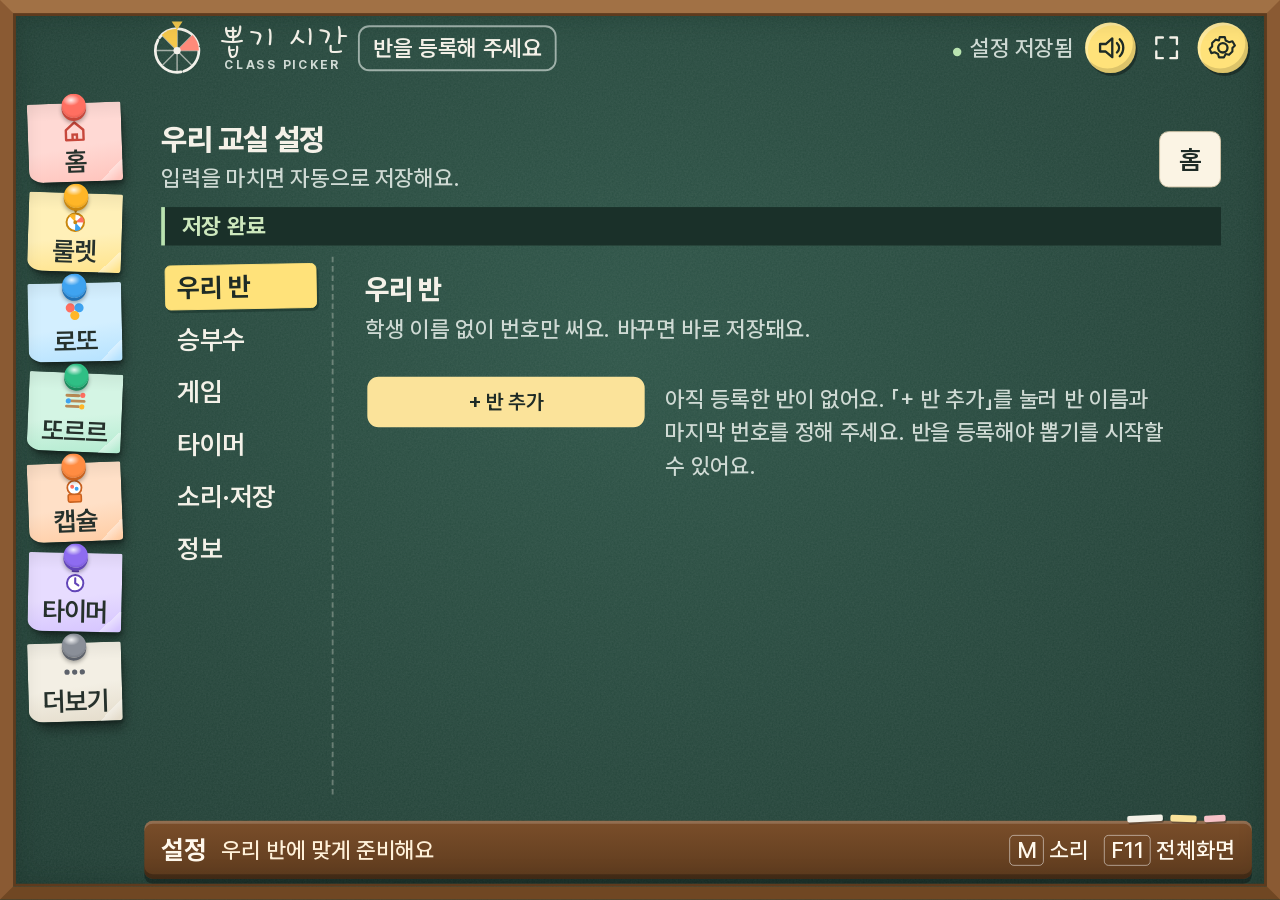
<file: ppobgi-app/index.html>
<!doctype html>
<html lang="ko">
  <head>
    <meta charset="UTF-8">
    <meta name="viewport" content="width=device-width, initial-scale=1.0">
    <title>뽑기 시간</title>
    <link rel="icon" type="image/svg+xml" href="./assets/app-mark-C5JR550P.svg">
    <meta http-equiv="Content-Security-Policy" content="default-src 'none'; script-src 'self'; style-src 'self'; img-src 'self'; font-src 'self'; media-src 'self' blob:; connect-src 'self' https://raw.githubusercontent.com; worker-src 'self'; manifest-src 'self'; object-src 'none'; base-uri 'none'; frame-src https://www.youtube-nocookie.com; form-action 'none'">
    <link rel="manifest" href="./manifest.webmanifest">
    <meta name="theme-color" content="#24433a">
    <meta name="apple-mobile-web-app-capable" content="yes">
    <meta name="apple-mobile-web-app-status-bar-style" content="black">
    <meta name="apple-mobile-web-app-title" content="뽑기 시간">
    <link rel="apple-touch-icon" href="./icons/icon-180.png">
    <script type="module" crossorigin src="./assets/index-ubWROCI0.js"></script>
    <link rel="modulepreload" crossorigin href="./assets/preload-helper-CCjON1Gc.js">
    <link rel="stylesheet" crossorigin href="./assets/index-XoLwHF_s.css">
  </head>
  <body>
   <div class="app-board">
    <header class="topbar">
      <button id="home" class="brand" data-route="home" type="button" aria-label="뽑기 시간 홈"><img class="brand-mark" src="./assets/chalk-wheel-mark-BMijhKoA.svg" alt="" width="64" height="64"><span>뽑기 시간</span><small class="brand-sub" aria-hidden="true">CLASS PICKER</small></button>
      <button id="shell-class" class="class-badge" data-route="home" type="button" title="홈에서 반 선택"><span id="shell-class-name">반을 선택해 주세요</span></button>
      <span id="shell-save" class="shell-save" role="status">설정 확인 중</span>
      <div class="shell-tools" role="group" aria-label="앱 조작">
        <button id="sound" class="shell-icon" type="button" aria-pressed="true" aria-label="소리 켜짐" title="소리 켜짐 (M)"><svg viewBox="0 0 32 32" aria-hidden="true"><path d="M5 12h6l7-6v20l-7-6H5Z"/><path class="sound-waves" d="M23 11c3 3 3 7 0 10m3-14c5 5 5 13 0 18"/><path class="sound-off" d="m23 12 7 8m0-8-7 8"/></svg><span id="sound-label" class="sr-only">소리 켜짐</span></button>
        <button id="fullscreen" class="shell-icon" type="button" aria-label="전체화면 전환" title="전체화면 전환 (F11)"><svg viewBox="0 0 32 32" aria-hidden="true"><path d="M12 5H5v7m15-7h7v7M5 20v7h7m15-7v7h-7"/></svg><span class="sr-only">전체화면</span></button>
        <button id="settings" class="shell-icon" data-route="settings" type="button" aria-label="설정" title="설정"><svg viewBox="0 0 32 32" aria-hidden="true"><path d="m13 4 6 0 1 4 4 2 4-1 3 5-3 3v4l-4 4-4-1-2 4h-6l-1-4-4-2-4 1-2-5 3-3v-4l4-4 4 1Z" transform="translate(1 1) scale(.9)"/><circle cx="16" cy="16" r="5"/></svg><span class="sr-only">설정</span></button>
        <button id="quit" class="shell-icon quit" type="button" aria-label="프로그램 종료" title="프로그램 종료"><svg viewBox="0 0 32 32" aria-hidden="true"><path d="M16 3v13m-7-9a12 12 0 1 0 14 0"/></svg><span class="sr-only">종료</span></button>
      </div>
    </header>
    <nav class="magnet-nav" aria-label="수업 도구 메뉴">
      <button id="nav-home" class="nav-magnet" type="button" data-route="home"><span class="magnet" aria-hidden="true"></span><svg class="nav-icon" viewBox="0 0 24 24" aria-hidden="true"><path d="M4 11 12 4l8 7v9H4z" fill="none" stroke="currentColor" stroke-width="2.2" stroke-linejoin="round"/><path d="M10 20v-5h4v5" fill="none" stroke="currentColor" stroke-width="2.2"/></svg><span class="nav-label">홈</span></button>
      <button id="nav-roulette" class="nav-magnet" type="button" data-route="roulette"><span class="magnet" aria-hidden="true"></span><svg class="nav-icon" viewBox="0 0 24 24" aria-hidden="true"><circle cx="12" cy="13" r="8" fill="#fff" stroke="currentColor" stroke-width="1.8"/><path d="M12 13 6.3 7.3A8 8 0 0 1 12 5z" fill="#ffb627"/><path d="M12 13h8a8 8 0 0 0-2.3-5.7z" fill="#ff6f61"/><path d="M12 13v8a8 8 0 0 0 5.7-2.3z" fill="#3fa3f0"/><circle cx="12" cy="13" r="1.8" fill="currentColor"/><path d="M10 1.5h4L12 5z" fill="currentColor"/></svg><span class="nav-label">룰렛</span></button>
      <button id="nav-lotto" class="nav-magnet" type="button" data-route="lotto"><span class="magnet" aria-hidden="true"></span><svg class="nav-icon" viewBox="0 0 24 24" aria-hidden="true"><circle cx="8" cy="9" r="4.2" fill="#ff6f61"/><circle cx="16" cy="9" r="4.2" fill="#3fa3f0"/><circle cx="12" cy="16" r="4.2" fill="#ffb627"/></svg><span class="nav-label">로또</span></button>
      <button id="nav-pinball" class="nav-magnet" type="button" data-route="pinball"><span class="magnet" aria-hidden="true"></span><svg class="nav-icon" viewBox="0 0 24 24" aria-hidden="true"><path d="M4 7h11M8 12h12M4 17h11" stroke="#b98a55" stroke-width="2.6" stroke-linecap="round"/><circle cx="18.5" cy="6.5" r="2.4" fill="#ff6f61"/><circle cx="5.5" cy="12" r="2.4" fill="#3fa3f0"/><circle cx="18" cy="17" r="2.4" fill="#ffb627"/></svg><span class="nav-label">또르르</span></button>
      <button id="nav-capsule" class="nav-magnet" type="button" data-route="capsule"><span class="magnet" aria-hidden="true"></span><svg class="nav-icon" viewBox="0 0 24 24" aria-hidden="true"><circle cx="12" cy="9" r="6.5" fill="#fff" stroke="currentColor" stroke-width="1.6"/><circle cx="10" cy="8" r="1.8" fill="#ff6f61"/><circle cx="14" cy="10" r="1.8" fill="#3fa3f0"/><rect x="6" y="15" width="12" height="7" rx="1.6" fill="#ff8c42" stroke="currentColor" stroke-width="1.4"/></svg><span class="nav-label">캡슐</span></button>
      <button id="nav-timer" class="nav-magnet" type="button" data-route="timer"><span class="magnet" aria-hidden="true"></span><svg class="nav-icon" viewBox="0 0 24 24" aria-hidden="true"><circle cx="12" cy="14" r="7.5" fill="#fff" stroke="currentColor" stroke-width="1.8"/><path d="M12 14V9.5M12 14l3 2M9.5 3h5" stroke="currentColor" stroke-width="1.9" stroke-linecap="round"/></svg><span class="nav-label">타이머</span></button>
      <button id="nav-more" class="nav-magnet" type="button" aria-haspopup="dialog" aria-expanded="false" aria-controls="more-games"><span class="magnet" aria-hidden="true"></span><svg class="nav-icon" viewBox="0 0 24 24" aria-hidden="true"><circle cx="5" cy="13" r="2.4" fill="currentColor"/><circle cx="12" cy="13" r="2.4" fill="currentColor"/><circle cx="19" cy="13" r="2.4" fill="currentColor"/></svg><span class="nav-label">더보기</span><span id="nav-more-now" class="nav-now" aria-hidden="true"></span></button>
    </nav>
    <div class="shell-notices">
    <aside id="session-warning" class="notice" role="status" hidden></aside>
    <aside id="asset-warning" class="notice" role="status" hidden></aside>
    <aside id="storage-warning" class="notice" role="alert" hidden>저장할 수 없어 이번 실행에만 적용됩니다.</aside>
    <aside id="size-warning" class="notice" role="status" hidden>화면이 작아 한 열로 표시합니다. 아래로 스크롤해 주세요.</aside>
    <p id="error" class="notice" role="alert" hidden></p>
    </div>
    <p id="route-note" class="notice route-note" role="status" hidden></p>
    <main id="screen" tabindex="-1" aria-label="뽑기 시간 화면"></main>
    <footer class="chalk-ledge" aria-label="현재 화면과 단축키">
      <strong id="shell-route">오늘의 수업</strong>
      <span id="shell-hint">반을 고르고 수업을 시작해요</span>
      <div id="shell-actions" hidden></div>
      <div class="shell-keys"><span><kbd>M</kbd> 소리</span><span><kbd>F11</kbd> 전체화면</span></div>
      <span class="resting-chalk" aria-hidden="true"><i></i><i></i><i></i></span>
    </footer>
    <p id="chalk-signature" class="chalk-signature" aria-hidden="true"><span>악동꼬마</span><span>구독</span></p>
   </div>
  </body>
</html>
</file>
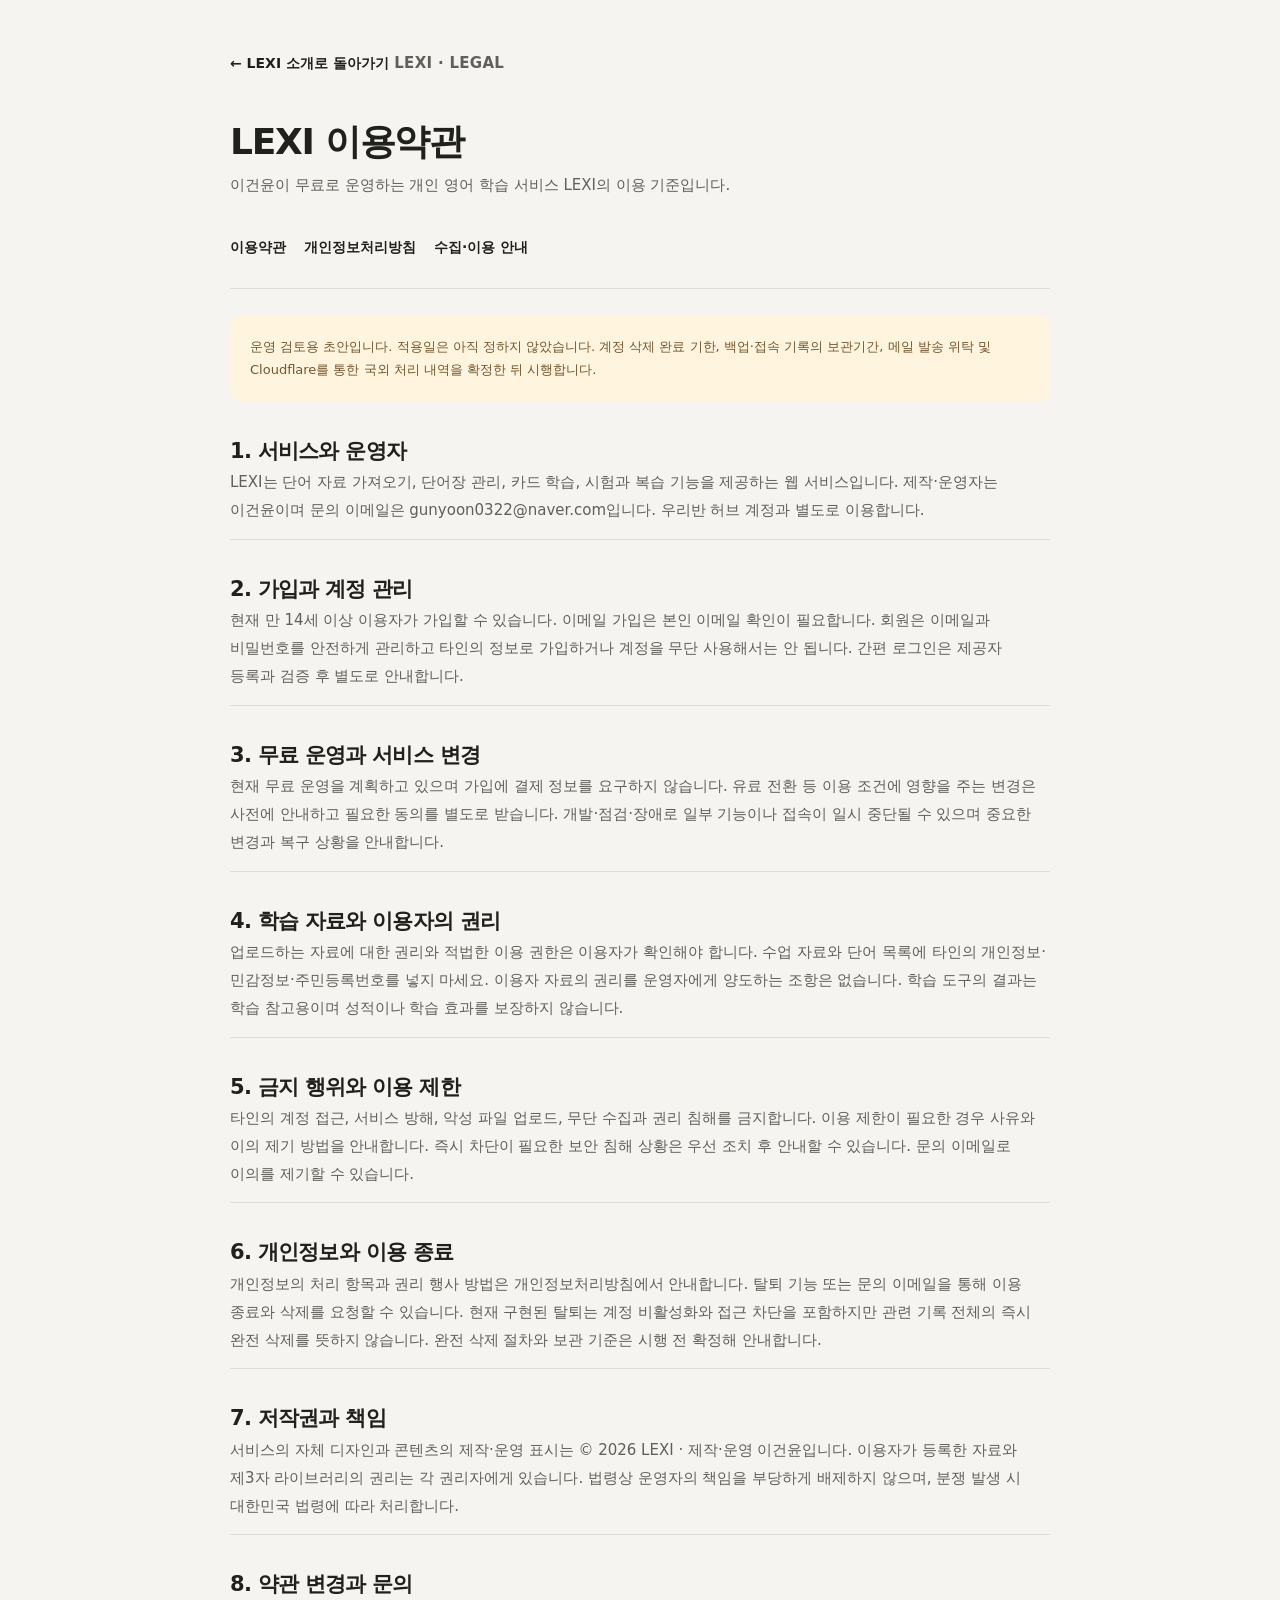
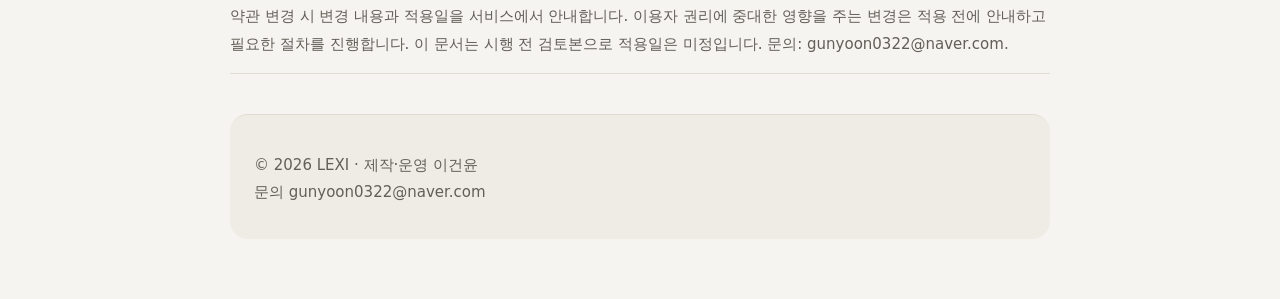
<file: lexi/legal.html>
<!doctype html>
<html lang="ko">
  <head>
    <meta charset="utf-8" />
    <meta name="viewport" content="width=device-width,initial-scale=1" />
    <title>LEXI 약관·개인정보 안내</title>
    <link rel="icon" href="hub-icon.png" />
    <link rel="stylesheet" href="site-shared.css" />
    <link rel="stylesheet" href="site-brand.css" />
    <link rel="stylesheet" href="lexi.css" />
    <link rel="stylesheet" href="lexi-sections.css" />
    <link rel="stylesheet" href="lexi-responsive.css" />
    <link rel="stylesheet" href="lexi-site-theme.css" />
    <script src="legal.js" defer></script>
  </head>
  <body>
    <main class="legal-page">
      <a class="legal-back" href="index.html">← LEXI 소개로 돌아가기</a>
      <p class="eyebrow">LEXI · LEGAL</p>
      <h1 id="legal-title">약관·개인정보 안내</h1>
      <p id="legal-intro"></p>
      <nav class="legal-tabs" aria-label="문서 선택">
        <a href="?doc=terms">이용약관</a
        ><a href="?doc=privacy">개인정보처리방침</a
        ><a href="?doc=collection">수집·이용 안내</a>
      </nav>
      <div class="legal-draft" id="legal-notice" role="note">
        운영 검토용 초안 · 시행일 미정
      </div>
      <div id="legal-sections"></div>
      <footer class="site-footer">
        <p>
          © 2026 LEXI · 제작·운영 이건윤<br /><a
            href="mailto:gunyoon0322@naver.com"
            >문의 gunyoon0322@naver.com</a
          >
        </p>
      </footer>
    </main>
  </body>
</html>
</file>
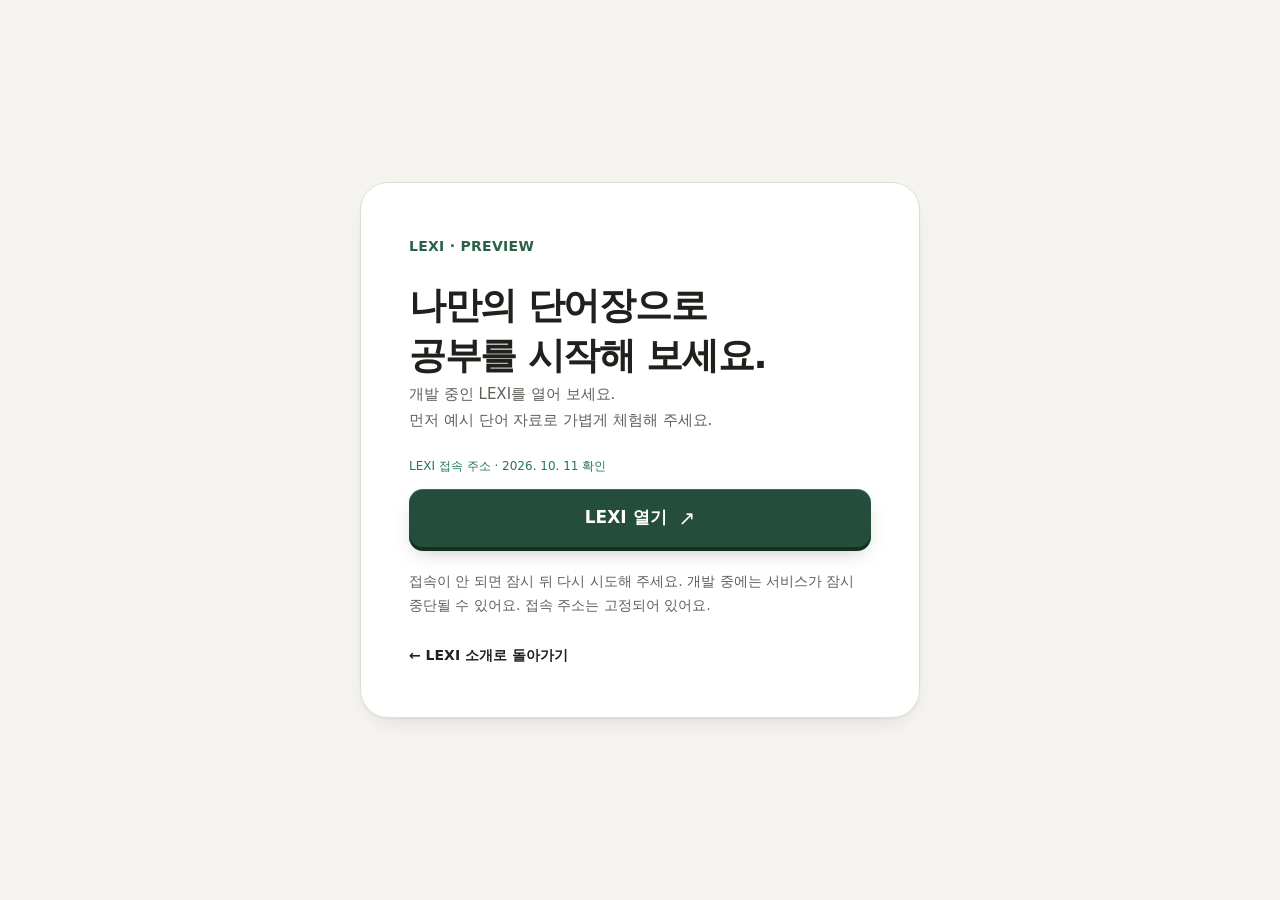
<file: lexi/start.html>
<!doctype html>
<html lang="ko">
  <head>
    <meta charset="utf-8" />
    <meta name="viewport" content="width=device-width,initial-scale=1" />
    <meta name="theme-color" content="#f6f4f0" />
    <meta name="robots" content="noindex" />
    <title>LEXI 접속 안내</title>
    <link rel="icon" href="hub-icon.png" />
    <link rel="stylesheet" href="site-shared.css" />
    <link rel="stylesheet" href="site-brand.css" />
    <link rel="stylesheet" href="lexi.css" />
    <link rel="stylesheet" href="lexi-sections.css" />
    <link rel="stylesheet" href="lexi-responsive.css" />
    <link rel="stylesheet" href="lexi-site-theme.css" />
    <script src="entry.js" defer></script>
  </head>
  <body class="entry-page">
    <main class="entry-card">
      <p class="eyebrow">LEXI · PREVIEW</p>
      <h1>나만의 단어장으로<br />공부를 시작해 보세요.</h1>
      <p>
        개발 중인 LEXI를 열어 보세요.<br />먼저 예시 단어 자료로 가볍게 체험해
        주세요.
      </p>
      <span class="entry-status" id="entry-status"
        >LEXI 접속 주소 · 2026. 10. 11 확인</span
      ><a
        class="button"
        id="app-link"
        href="https://lexi-entry.kkoma1212.workers.dev/login"
        target="_blank"
        rel="noopener noreferrer"
        >LEXI 열기 <span aria-hidden="true">↗</span></a
      >
      <p class="entry-help">
        접속이 안 되면 잠시 뒤 다시 시도해 주세요. 개발 중에는 서비스가 잠시
        중단될 수 있어요. 접속 주소는 고정되어 있어요.
      </p>
      <a class="text-link" href="index.html">← LEXI 소개로 돌아가기</a>
    </main>
  </body>
</html>
</file>
<file: ppobgi-app/assets/index-XoLwHF_s.css>
:root{--lightningcss-light: ;--lightningcss-dark:initial;color-scheme:dark;color:#f4f1e8;font-synthesis:none;--board:#24433a;--board-deep:#1a3029;--chalk:#f4f1e8;--paper:#fbf4e4;--ink:#1e2b26;--note:#ffe27a;--surface:#203c33;--muted:#cfdad4;--accent:#fbe39a;--line:#7b9386;background:#24433a;font-family:Malgun Gothic,system-ui,sans-serif;font-size:28px}:root.original-font{word-break:keep-all;overflow-wrap:anywhere;font-family:Pretendard,Malgun Gothic,sans-serif;font-weight:500}:root.original-font button{font-weight:600}:root.original-font h1,:root.original-font h2{letter-spacing:-.03em;font-weight:800}:root.original-font .course-doodles{font-family:Hi Melody,Pretendard,Malgun Gothic,sans-serif}*{box-sizing:border-box}body{min-width:320px;margin:0}[hidden]{display:none!important}button{font:inherit;color:var(--ink);cursor:pointer;background:var(--paper);border:1px solid #d1c5a8;border-radius:10px;padding:12px 20px;font-size:32px}button:hover{background:#eee4cc;border-color:#8d9a87}button:focus-visible,main:focus-visible{outline:3px solid var(--accent);outline-offset:5px}main:focus{outline:none}h1,h2,p{overflow-wrap:anywhere;margin:0}h1{letter-spacing:-.04em;font-size:clamp(44px,3.4vw,64px);line-height:1.22}h2{font-size:36px}p{line-height:1.5}kbd{font:inherit;color:var(--muted)}.notice{background:var(--paper);color:var(--ink);border-left:6px solid #d39b35;border-radius:4px;padding:10px 32px;font-size:24px;line-height:1.5;box-shadow:2px 3px #14261f55}main{max-width:1920px;margin:auto;padding:40px 48px}.intro{margin-bottom:32px}.eyebrow{color:var(--accent);margin-bottom:12px;font-weight:700}.lead{color:var(--muted);margin-top:16px}.preparation{border:1px solid var(--line);border-radius:16px;margin-bottom:28px;padding:24px 28px}.preparation h2{margin-bottom:8px;font-size:28px}.preparation p{color:var(--muted)}.cards{grid-template-columns:repeat(4,minmax(0,1fr));gap:20px;display:grid}.mode-card{text-align:left;flex-direction:column;align-items:flex-start;min-height:290px;padding:28px;display:flex}.card-number{color:var(--accent);border-bottom:2px solid var(--accent);margin-bottom:28px;padding-bottom:4px;font-size:28px}.mode-card p{color:var(--muted);margin-top:12px;font-size:28px}.card-action{color:var(--accent);margin-top:auto;padding-top:24px;font-size:24px}.primary{background:var(--accent);color:var(--ink);border-color:var(--accent);margin-top:16px;font-weight:700}.primary:hover{background:#fcebb5}@media (max-width:1500px),(max-height:900px){:root{font-size:24px}button{font-size:28px}main{padding:24px 32px}.intro{margin-bottom:24px}.lead{margin-top:10px}.preparation{margin-bottom:24px;padding:18px 24px}.mode-card{min-height:248px;padding:20px}.mode-card h2{font-size:32px}.mode-card p{font-size:24px}.card-number{margin-bottom:20px;font-size:24px}}@media (hover:hover) and (max-width:819px),(hover:hover) and (max-height:479px){.cards{grid-template-columns:1fr}.mode-card{min-height:0}.card-number{margin-bottom:10px}}@media (max-width:600px){main{padding:24px 20px}.notice{padding:14px 20px}h1{font-size:40px}}.settings-screen{flex-direction:column;gap:10px;height:100%;min-height:0;display:flex}.settings-intro{flex-wrap:wrap;align-items:baseline;gap:8px 24px;display:flex}.settings-intro h1{font-size:34px}.settings-intro .section-help{flex:200px;margin:0}.settings-intro>button{flex-shrink:0;align-self:center;margin-left:auto}.save-status{background:#1a3029;border-left:4px solid #b9e3b0;flex-wrap:wrap;flex-shrink:0;align-items:center;gap:8px 24px;padding:6px 18px;font-size:24px;display:flex}.save-status strong{color:#cde8bd}.save-status p{font-size:24px}.save-status[data-status=saved] p{display:none}.save-status[data-status=warning]{background:var(--paper);color:var(--ink);border-color:#ba742d;max-height:180px;overflow:auto}.save-status[data-status=warning] strong{color:#744610}.save-status[data-status=saving] strong{color:var(--chalk)}.save-status .inline-actions{margin:0}.settings-layout{flex:1;grid-template-rows:minmax(0,1fr);grid-template-columns:200px minmax(0,1fr);gap:28px;min-height:0;display:grid}.settings-tabs{border-right:2px dashed #f4f1e84d;flex-direction:column;gap:12px;min-height:0;padding:8px 22px 8px 4px;display:flex;overflow-y:auto}.settings-tabs button{white-space:nowrap;text-align:left;color:var(--chalk);background:0 0;border:1px solid #0000;border-radius:6px;flex-shrink:0;padding:12px 18px;font-size:28px}.settings-tabs button:hover{background:#f4f1e814}.settings-tabs button[aria-selected=true]{background:var(--note);color:var(--ink);border-color:var(--note);font-weight:700;transform:rotate(-1deg);box-shadow:2px 3px #11271f66}.settings-grid{scrollbar-gutter:stable;min-height:0;padding:4px 14px 12px 4px;overflow-y:auto}.settings-card{min-width:0;padding:12px 8px 24px}.settings-card h2{margin-bottom:8px;font-size:30px}.settings-card:focus-visible{outline:2px dashed var(--accent);outline-offset:-2px}.section-help{color:var(--muted);margin-bottom:14px;font-size:24px}.settings-row{border-top:1px dashed #f4f1e85c;grid-template-columns:38px minmax(0,1fr) 116px auto;align-items:start;gap:12px;padding:20px 0;display:grid}.preset-row{grid-template-columns:minmax(0,1fr) 170px auto}.row-number{color:var(--accent);padding-top:46px;font-size:24px}.setting-field{flex-direction:column;gap:8px;min-width:0;margin-bottom:16px;font-size:24px;display:flex}input:not([type=checkbox]):not([type=range]),select{background:var(--paper);width:100%;min-width:0;color:var(--ink);font:inherit;--lightningcss-light:initial;--lightningcss-dark: ;color-scheme:light;border:1px solid #c8bfa6;border-radius:6px;padding:10px 12px;font-size:28px}input:focus-visible,select:focus-visible{outline:3px solid var(--accent);outline-offset:3px}input[aria-invalid=true]{border:3px solid #bf382a!important}.field-error{color:#ffc7ad;font-size:24px}.field-error:empty{display:none}.toggle-field{align-items:center;gap:16px;margin:20px 0;display:flex}input[type=checkbox]{accent-color:#d9bb60;flex-shrink:0;width:28px;height:28px}input[type=range]{width:100%;accent-color:var(--accent);min-height:36px}.settings-row button{margin-top:41px;padding:12px;font-size:24px}button:disabled{cursor:default;opacity:.5}.subtle{color:var(--chalk);background:0 0;border-color:#9aaea1}.subtle:hover{background:#f4f1e819}.inline-actions,.dialog-actions{flex-wrap:wrap;gap:12px;margin-top:16px;display:flex}.inline-actions .primary,.dialog-actions .primary{margin-top:0}.empty-note{color:var(--muted);margin:24px 0}.gamble-summary{color:var(--muted);padding-left:28px;font-size:24px}.reset-card{border-top:2px dashed #f4f1e85c;margin-top:32px;padding-top:28px}.danger{color:#7c2d23;background:#ffe3cf;border-color:#b37960}.paper-note{background:var(--note);color:var(--ink);--muted:#49534a;border:0;border-radius:3px;position:relative;box-shadow:4px 7px #0d201d55}.paper-note:before{content:"";z-index:1;background:#d8452f;border-radius:50%;width:38px;height:38px;position:absolute;top:-13px;left:calc(50% - 19px);box-shadow:inset 0 3px #f67758,inset 0 -4px #9c2f23,2px 3px #37272044}.choice-dialog{background:var(--paper);width:min(760px,100vw - 40px);max-height:calc(100dvh - 40px);color:var(--ink);--muted:#49534a;--accent:#315b47;border:2px solid #d0c49e;border-radius:6px;padding:32px;overflow-y:auto}.choice-dialog::backdrop{background:#091d17bf}.choice-dialog p{margin-top:18px}.choice-dialog.paper-note{background:var(--note);border:0;padding-top:60px}.choice-dialog.paper-note:before{top:12px}.choice-dialog .primary{color:var(--chalk);background:#315b47;border-color:#315b47}.choice-dialog .primary:hover{background:#264a39}.choice-dialog button:focus-visible{outline-color:#315b47}.choice-dialog .subtle{color:var(--ink)}.choice-dialog .field-error{color:#9a3023}.usage-dialog .usage-label{margin-top:14px;font-weight:700;display:block}.usage-dialog input[type=text]{box-sizing:border-box;width:100%;font:inherit;color:var(--ink);background:#fffdf6;border:2px solid #315b47;border-radius:6px;margin-top:8px;padding:12px 14px;font-size:1.3rem}.usage-dialog .field-error:empty{display:none}.usage-dialog .usage-links{flex-wrap:wrap;align-items:center;gap:0 28px;display:flex}.usage-dialog .usage-never[hidden]{display:none}.usage-dialog{width:min(900px,100vw - 40px);padding-bottom:0}.usage-dialog .usage-items{color:var(--muted);margin:12px 0 0;padding-left:1.2em;font-size:.86rem;line-height:1.6}.usage-dialog .dialog-actions{background:var(--paper);border-top:1px solid #d0c49e;justify-content:flex-end;align-items:center;margin:8px -32px 0;padding:14px 32px 20px;position:sticky;bottom:0}.usage-dialog .usage-intro{color:var(--muted);margin-top:10px}.usage-dialog .usage-overseas{align-items:flex-start;gap:10px;margin-top:14px;font-weight:700;line-height:1.4;display:flex}.usage-dialog .usage-overseas input{--lightningcss-light:initial;--lightningcss-dark: ;color-scheme:light;accent-color:#315b47;cursor:pointer;flex:none;width:22px;height:22px;margin:1px 0 0}.usage-dialog .usage-policy{background:0 0;border-color:#0000;margin-top:10px;padding:4px 0;font-size:.92rem;text-decoration:underline}.usage-dialog .usage-later,.usage-dialog .usage-agree{width:220px;padding:12px 22px;font-size:1.1rem}.usage-dialog .usage-agree:disabled{opacity:.45;cursor:not-allowed}.usage-panel .usage-actions{flex-wrap:wrap;gap:12px;display:flex}@media (max-width:1500px),(max-height:900px){.settings-screen{gap:12px}.settings-intro h1{font-size:32px}.settings-intro .section-help{margin-top:4px}.settings-layout{grid-template-columns:184px minmax(0,1fr);gap:22px}.settings-tabs{gap:8px;padding-right:16px}.settings-tabs button{padding:6px 12px}}@media (hover:hover) and (max-width:819px),(hover:hover) and (max-height:479px){.settings-screen{height:auto}.settings-layout{flex-direction:column;display:flex}.settings-tabs{border-bottom:2px dashed #f4f1e84d;border-right:0;flex-flow:wrap;padding:4px 4px 16px}.settings-grid{padding:0;overflow:visible}}@media (max-width:700px){.settings-intro{flex-wrap:wrap}.settings-row,.preset-row{grid-template-columns:minmax(0,1fr)}.settings-row button,.row-number{margin-top:0;padding-top:0}.settings-row button{padding:12px}}.update-panel{border-bottom:2px dashed #cfdad480;gap:10px;margin-bottom:20px;padding-bottom:16px;display:grid}.update-panel h3{margin:6px 0 0}.update-version{font-weight:800}.notice-list{gap:10px;margin:0;padding:0;list-style:none;display:grid}.notice-list li{background:var(--paper);color:var(--ink);border-radius:8px;padding:10px 14px}.notice-list li.is-unread{outline:3px solid #e8b34a}.notice-list li p{white-space:pre-wrap;word-break:keep-all;margin:6px 0 0}.notice-date{color:#5b6660;margin-left:10px;font-size:18px}.classes-body{grid-template-columns:minmax(220px,300px) minmax(0,1fr);align-items:start;gap:20px;display:grid}.class-list{flex-direction:column;gap:10px;max-height:70vh;padding:2px;display:flex;overflow-y:auto}.class-item{text-align:left;color:var(--chalk);background:0 0;border:2px solid #cfdad455;border-radius:12px;gap:4px;padding:12px 14px;display:grid}.class-item:hover{color:var(--chalk);background:#ffffff12}.class-item strong{align-items:center;gap:8px;min-width:0;font-size:24px;font-weight:400;display:flex}.class-item-name{text-overflow:ellipsis;white-space:nowrap;min-width:0;overflow:hidden}.class-item-note{color:var(--muted);font-size:20px}.class-item[aria-pressed=true]{background:var(--paper);color:var(--ink);border-color:var(--paper)}.class-item[aria-pressed=true] .class-item-note{color:#44504b}.now-badge{background:var(--note);color:var(--ink);border-radius:6px;flex-shrink:0;padding:2px 8px;font-size:19px;font-style:normal}.add-class{color:var(--muted);background:0 0;border:2px dashed #cfdad480;border-radius:12px;padding:12px;font-size:22px}.add-class.primary{border:2px solid var(--accent);background:var(--accent);color:var(--ink);font-weight:700}.class-detail{background:var(--paper);min-width:0;color:var(--ink);border-radius:12px;flex-direction:column;gap:14px;padding:20px 24px;display:flex}.class-detail .setting-field{flex-direction:row;align-items:center;gap:14px;margin:0}.class-detail .setting-field>span:first-child,.class-field-label{color:#44504b;flex:0 0 140px;font-size:22px}.class-detail .field-error{color:#9c2a1e}.class-field{align-items:center;gap:10px;font-size:22px;display:flex}.class-detail .class-field input[aria-label]{text-align:center;flex:none;width:110px;font-weight:800}.class-field .count-step{width:48px;min-width:48px;height:48px;color:var(--board);border:2px solid var(--board);background:#fff;border-radius:8px;padding:0;font-size:28px;font-weight:800}.class-result{margin-left:8px;font-size:22px}.class-result b{font-size:30px}.gap-board{background:var(--board);color:var(--chalk);border-radius:12px;padding:14px}.gap-board h3{margin:0;font-size:24px;font-weight:400}.gap-board .section-help{margin:4px 0 10px;font-size:20px}.gap-board .gap-grid{grid-auto-rows:58px;margin:0}.gap-grid .number-chip{font-size:28px}.gap-board .gap-grid .number-chip.is-gap{cursor:pointer;box-shadow:none;color:#cfdad499;background:0 0}.gap-board .gap-grid .number-chip.is-gap>span{text-decoration:none}.gap-foot{flex-wrap:wrap;justify-content:space-between;align-items:center;gap:8px;margin-top:10px;font-size:21px;display:flex}.class-danger{justify-content:flex-end;display:flex}.class-danger .subtle{color:#6b4a3a;border-color:#b9a88a;font-size:22px}@media (hover:hover) and (max-width:819px),(hover:hover) and (max-height:479px){.classes-body{grid-template-columns:minmax(0,1fr)}.class-list{max-height:none}}.home-screen{flex-direction:column;gap:16px;height:100%;display:flex}.lesson-heading{align-items:center;gap:24px;display:flex}.lesson-intro{flex-shrink:0;margin:0}.lesson-intro h1{font-size:38px}.lesson-controls{flex:1;justify-content:space-between;align-items:center;gap:16px;min-width:0;display:flex}.class-picker{flex:1;align-items:center;gap:12px;min-width:0;display:flex}.class-picker>span{white-space:nowrap}.class-picker select{flex:1;min-width:0;max-width:540px}.lesson-controls .toggle-field{white-space:nowrap;flex-shrink:0;gap:8px;margin:0;font-size:24px}.lesson-controls>button{white-space:nowrap;padding:8px 14px}.home-workspace{flex:1;grid-template-columns:minmax(0,1.45fr) minmax(0,1fr);gap:28px;min-height:0;display:grid}.lesson-panels{flex-direction:column;gap:18px;min-width:0;min-height:0;display:flex}.lesson-panel{min-width:0}.attendance-panel{flex-direction:column;flex:1;min-height:0;display:flex}.attendance-heading{flex-wrap:wrap;justify-content:space-between;align-items:baseline;gap:8px;display:flex}.attendance-heading h2,.history-panel h2{font-size:28px}.attendance-heading .section-help{margin:0}.attendance-grid{flex:1 0 auto;grid-template-columns:repeat(10,minmax(0,1fr));grid-auto-rows:minmax(58px,1fr);gap:8px;margin:12px 0;display:grid}.attendance-grid:empty{display:none}.number-chip{background:var(--paper);color:var(--ink);letter-spacing:-.02em;font-variant-numeric:tabular-nums;border:0;border-radius:10px;flex-direction:column;justify-content:center;align-items:center;padding:2px 0;font-size:36px;font-weight:700;line-height:1;display:flex;box-shadow:0 3px #0f201a80}.number-chip:hover{color:var(--ink);background:#fff9ec}.number-chip small{margin-top:4px;font-size:16px;font-weight:700;line-height:1;display:none}.number-chip[aria-pressed=true]{color:#39453e;box-shadow:none;background:#c8cbbd}.number-chip[aria-pressed=true]>span{text-decoration:line-through;text-decoration-thickness:2px}.number-chip.is-presented{color:var(--ink);background:#b9e3b0}.number-chip.is-presented small,.number-chip[aria-pressed=true] small{display:block}.number-chip.is-presented[aria-pressed=true]{background:#c8cbbd}.target-count{color:var(--accent);align-items:baseline;gap:8px;margin:0;font-size:24px;font-weight:700;display:flex}.target-count b{letter-spacing:-.04em;font-variant-numeric:tabular-nums;font-size:56px;font-weight:800;line-height:.9}.target-count small{color:var(--muted);background:#ffffff10;border-radius:99px;align-self:center;margin-left:8px;padding:4px 12px;font-size:24px;font-weight:600;box-shadow:inset 0 0 0 1px #f3f1ea2e}.attendance-heading h2 small{letter-spacing:0;color:var(--muted);margin-left:12px;font-family:Hi Melody,Pretendard,Malgun Gothic,sans-serif;font-size:26px;font-weight:400}.number-chip.is-gap{box-shadow:none;color:#cfdad466;cursor:default;background:0 0;border:2px dashed #cfdad440}.number-chip.is-gap:hover{color:#cfdad466;background:0 0}.board-legend{color:var(--muted);flex-wrap:wrap;align-items:center;gap:6px 24px;margin:0 0 4px;padding:0;font-size:24px;list-style:none;display:flex}.board-legend li{align-items:center;gap:8px;display:flex}.swatch{border-radius:5px;width:22px;height:22px;display:inline-block}.swatch.absent{background:#c8cbbd}.swatch.presented{background:#b9e3b0}.swatch.gap{border:2px dashed #cfdad480}.link-button{color:var(--accent);text-underline-offset:4px;background:0 0;border:0;border-radius:0;padding:0;font-size:22px;text-decoration:underline}.link-button:hover{color:var(--chalk);background:0 0}.class-tabs{flex:1;align-items:center;gap:10px;min-width:0;padding:4px 2px 6px;display:flex;overflow-x:auto}.class-tab{text-overflow:ellipsis;white-space:nowrap;max-width:360px;color:var(--chalk);background:0 0;border:2px solid #cfdad455;border-radius:10px;flex-shrink:0;padding:8px 16px 8px 34px;font-size:24px;position:relative;overflow:hidden}.class-tab:hover{color:var(--chalk);background:#ffffff12}.class-tab .pin{background:#cfdad455;border-radius:50%;width:12px;height:12px;margin-top:-6px;position:absolute;top:50%;left:12px}.class-tab[aria-selected=true]{background:var(--paper);color:var(--ink);border-color:var(--paper);box-shadow:2px 3px #14261f99}.class-tab[aria-selected=true] .pin{background:#e5484d;box-shadow:inset -2px -2px #0003}.class-tab.manage-tab{color:var(--muted);border-style:dashed;padding-left:16px;font-size:22px}.current-class{flex:1;align-items:center;gap:10px;min-width:0;display:flex;position:relative}.current-class>.class-tab{cursor:default}.switch-btn{color:var(--chalk);white-space:nowrap;background:0 0;border:2px solid #cfdad480;border-radius:10px;flex-shrink:0;padding:8px 16px;font-size:22px}.switch-btn[aria-expanded=true]{background:var(--chalk);color:var(--ink)}.picker-panel{z-index:20;background:var(--board-deep);border:2px solid #cfdad466;border-radius:14px;width:min(900px,80vw);max-height:60vh;padding:18px;position:absolute;top:calc(100% + 8px);left:0;overflow-y:auto;box-shadow:0 18px 40px #0008}.picker-panel h3{color:var(--muted);margin:0 0 12px;font-size:22px;font-weight:400}.picker-grid{grid-template-columns:repeat(4,minmax(0,1fr));gap:10px;display:grid}.picker-grid .class-tab{text-align:left;gap:2px;max-width:none;display:grid}.picker-grid .class-tab>span{text-overflow:ellipsis;overflow:hidden}.picker-grid .class-tab small{color:var(--muted);font-size:20px}.picker-grid .class-tab[aria-selected=true] small{color:#44504b}.picker-foot{justify-content:space-between;margin-top:12px;display:flex}.picker-foot button{color:var(--accent);text-underline-offset:4px;background:0 0;border:0;padding:0;font-size:22px;text-decoration:underline}.history-panel{border-top:2px dashed #cfdad480;flex:none;grid-template-columns:1fr auto;gap:8px 14px;padding-top:12px;display:grid}.history-panel .empty-note{grid-area:2/1/auto/-1;margin:0;font-size:24px}.history-panel>button{text-underline-offset:5px;border:0;border-radius:0;grid-area:1/2;padding:0;font-size:24px;text-decoration:underline}.presentation-list{grid-column:1/-1;max-height:96px;margin:0;padding-left:36px;font-size:24px;overflow-y:auto}.presentation-list li{padding:4px 0}.presentation-list strong{margin-right:12px}.presentation-list span{color:var(--muted)}.lesson-cards{grid-template-rows:1fr 1fr 1fr 1fr auto;grid-template-columns:repeat(2,minmax(0,1fr));gap:12px;min-height:0;display:grid}.lesson-cards .mode-card{text-align:left;word-break:keep-all;min-height:0;color:var(--chalk);background:linear-gradient(#ffffff12,#ffffff08);border:0;border-radius:16px;flex-direction:row;justify-content:flex-start;align-items:center;gap:16px;padding:14px 18px;transition:background .15s,translate .15s;display:flex;box-shadow:inset 0 0 0 1.5px #f3f1ea33,0 8px 18px #0000002e}.lesson-cards .mode-card:hover{color:var(--chalk);background:linear-gradient(#ffffff1f,#ffffff12);translate:0 -2px}.lesson-cards .mode-card[data-mode=roulette]{grid-column:1/-1;gap:26px;padding-inline:28px}.tool-art{flex:none;width:80px;height:80px}.lesson-cards .mode-card[data-mode=roulette] .tool-art{width:140px;height:140px}.tool-copy{min-width:0}.lesson-cards .mode-card h2{font-size:30px}.lesson-cards .mode-card[data-mode=roulette] h2{font-size:40px}.lesson-cards .mode-card p{color:var(--muted);margin:6px 0 0;font-size:20px;font-weight:500;line-height:1.35}.lesson-cards .card-action{display:none}@media (prefers-reduced-motion:reduce){.lesson-cards .mode-card{transition:none}}.home-guidance{color:var(--muted);grid-column:1/-1;font-size:24px;line-height:1.35}@media (min-width:1366px) and (min-height:768px),(hover:none) and (max-width:1365px),(hover:none) and (max-height:799px),(min-width:820px) and (min-height:480px) and (max-width:1365px),(min-width:820px) and (min-height:480px) and (max-height:799px){#screen:has(.home-screen){padding:12px 16px}}@media (max-width:1500px),(max-height:900px){.home-screen{gap:12px}.lesson-heading{gap:16px}.lesson-intro h1{font-size:32px}.lesson-controls{gap:12px}.class-picker>span{display:none}.lesson-controls>button{font-size:24px}.home-workspace{grid-template-columns:minmax(0,1.6fr) minmax(0,1fr);gap:24px}.number-chip{font-size:30px}.attendance-grid{gap:6px;margin:8px 0}.lesson-panels{gap:12px}.presentation-list{flex-wrap:wrap;align-content:flex-start;gap:6px 10px;max-height:44px;padding-left:0;list-style:none;display:flex}.presentation-list li{background:#ffffff14;border-radius:99px;padding:2px 14px;box-shadow:inset 0 0 0 1px #f3f1ea2e}.presentation-list strong{margin-right:0}.presentation-list span{display:none}.lesson-cards{gap:10px}.lesson-cards .mode-card{gap:10px;padding:8px 12px}.lesson-cards .mode-card h2{font-size:24px}.lesson-cards .mode-card[data-mode=roulette] h2{font-size:32px}.lesson-cards .mode-card p{margin-top:2px;font-size:16px}.tool-art{width:56px;height:56px}.lesson-cards .mode-card[data-mode=roulette] .tool-art{width:100px;height:100px}.target-count b{font-size:46px}}@media (min-width:1366px) and (min-height:768px) and (max-height:900px),(hover:none) and (max-width:1365px) and (min-aspect-ratio:1366/900),(hover:none) and (max-height:799px) and (min-aspect-ratio:1366/900),(min-width:820px) and (min-height:480px) and (max-width:1365px) and (min-aspect-ratio:1366/900),(min-width:820px) and (min-height:480px) and (max-height:799px) and (min-aspect-ratio:1366/900){.lesson-cards .mode-card:not([data-mode=roulette]) p{display:none}.lesson-cards .mode-card:not([data-mode=roulette]) .tool-art{width:48px;height:48px}}@media (hover:hover) and (max-width:819px),(hover:hover) and (max-height:479px){.home-screen{height:auto}.lesson-heading{flex-wrap:wrap}.lesson-controls{flex-wrap:wrap;flex-basis:100%}.class-picker{flex-basis:100%}.class-picker>span{display:block}.home-workspace{grid-template-columns:minmax(0,1fr)}.attendance-grid{grid-auto-rows:64px}.lesson-cards{grid-template-rows:auto}.lesson-cards .mode-card{min-height:130px}.presentation-list{max-height:220px}}@media (max-width:600px){.attendance-grid{grid-template-columns:repeat(5,minmax(0,1fr))}.attendance-heading{display:block}}@media (hover:hover) and (max-width:819px),(hover:hover) and (max-height:479px){.class-tabs,.current-class{flex-basis:100%}.picker-grid{grid-template-columns:repeat(2,minmax(0,1fr))}}.notice-strip{background:var(--paper);color:var(--ink);border-radius:8px;align-items:center;gap:12px;padding:8px 16px;font-size:22px;display:flex}.notice-strip button{color:var(--chalk);background:#315b47;border-color:#315b47;margin-left:auto}.notice-strip button:hover{background:#315b47;border-color:#315b47}.class-empty{border:3px dashed #cfdad480;border-radius:16px;align-content:center;justify-items:start;gap:14px;padding:36px 32px;display:grid}.class-empty h3{color:var(--accent);margin:0;font-size:40px;font-weight:400}.class-empty p{max-width:34em;color:var(--muted);margin:0;font-size:26px;line-height:1.5}.class-empty button{padding:12px 28px;font-size:28px}.roulette-screen{flex-direction:column;gap:12px;height:100%;display:flex}.roulette-heading{justify-content:space-between;align-items:baseline;gap:20px;min-width:0;display:flex}.roulette-heading h1{font-size:36px}.roulette-side{flex-direction:column;align-items:center;gap:18px;min-width:0;display:flex}.roulette-status{color:var(--muted);text-align:right}.roulette-workspace{flex:1;grid-template-columns:minmax(0,1fr) minmax(300px,.5fr);place-items:center;gap:28px;min-height:0;display:grid;container-type:size}.roulette-workspace>.wheel-stage{width:min(900px,100cqh - 8px,100%)}.wheel-stage{aspect-ratio:1;width:min(800px,100dvh - 360px,100%);min-width:0;position:relative}.wheel-stage:after{content:"";pointer-events:none;border:2px dashed #f4f1e8bb;border-radius:50%;position:absolute;inset:0}.wheel-canvas{touch-action:none;width:100%;height:100%;display:block}.wheel-pointer{z-index:1;background:var(--chalk);clip-path:polygon(0 0,100% 0,50% 100%);filter:drop-shadow(0 2px 1px #14261f);pointer-events:none;width:32px;height:42px;position:absolute;top:-3px;left:50%;transform:translate(-50%)}.wheel-empty{text-align:center;white-space:pre-line;color:var(--muted);place-content:center;display:grid;position:absolute;inset:20%}.roulette-actions{flex-wrap:wrap;justify-content:center;gap:16px;display:flex}.roulette-actions button{min-width:190px;margin:0}.roulette-now{text-align:center;width:min(400px,100%);padding:38px 24px 24px;rotate:-1.5deg}.roulette-now>span{font-size:28px;font-weight:700}.current-number{font-variant-numeric:tabular-nums;font-size:clamp(110px,14vw,220px);line-height:1.2;display:block}.roulette-now p{font-size:24px}.wheel-help{color:var(--muted);text-align:center;font-size:24px}.result-dialog{text-align:center;width:min(800px,100vw - 48px);max-height:min(660px,100dvh - 48px)}.winner-number{justify-content:center;align-items:baseline;gap:16px;margin:12px 0;line-height:1.05;display:flex}.winner-number strong{color:var(--ink);font-size:clamp(90px,24dvh,260px)}.winner-number span{font-size:42px}.result-dialog .dialog-actions{justify-content:center}.result-dialog .dialog-actions button{min-width:190px;margin-top:0}.result-dialog p{margin-top:8px}@media (min-width:1366px) and (min-height:768px),(hover:none) and (max-width:1365px),(hover:none) and (max-height:799px),(min-width:820px) and (min-height:480px) and (max-width:1365px),(min-width:820px) and (min-height:480px) and (max-height:799px){#screen:has(.roulette-screen){padding:12px 24px}}@media (hover:hover) and (max-width:819px),(hover:hover) and (max-height:479px){.roulette-screen{height:auto}.roulette-workspace{grid-template-columns:minmax(0,1fr);gap:28px;container-type:normal}.roulette-workspace>.wheel-stage,.wheel-stage{width:min(520px,100%)}.roulette-heading{flex-wrap:wrap;gap:8px 20px}.roulette-now{padding:28px 20px 16px}.current-number{font-size:100px}.result-dialog{padding:38px 22px 22px}}.gamble-screen{flex-direction:column;align-items:center;gap:14px;height:100%;min-height:0;display:flex}.gamble-layout{flex:1;justify-content:center;align-items:center;gap:36px;width:100%;min-height:0;display:flex;container-type:size}.gamble-layout .wheel-stage{flex-shrink:0;width:min(800px,100cqh);min-width:0;max-width:52%}.gamble-layout>div:last-child{flex:1;min-width:280px;max-width:520px}.gamble-legend{gap:12px;max-height:100cqh;margin:0;padding:4px 10px;list-style:none;display:grid;overflow-y:auto}.gamble-legend li{overflow-wrap:anywhere;grid-template-columns:42px minmax(0,1fr) auto;align-items:center;gap:12px;font-size:28px;display:grid}.gamble-legend strong{color:var(--accent);font-size:24px}.gamble-badge{width:38px;height:38px;color:var(--ink);border-radius:50%;flex-shrink:0;place-items:center;font-size:24px;font-weight:800;display:inline-grid;box-shadow:inset 0 -3px #1e2b2633,2px 2px #12292055}.nomination-fallback{background:var(--paper);max-width:1000px;color:var(--ink);border-left:4px solid #d39b35;border-radius:4px;padding:12px 18px;font-size:24px}.gamble-result{width:min(640px,100vw - 40px)}.gamble-result:has(.nomination-grid){width:min(1000px,100vw - 40px)}.gamble-result h2{color:var(--ink);overflow-wrap:anywhere;font-size:42px}.nomination-grid{grid-template-columns:repeat(auto-fit,minmax(130px,1fr));gap:12px;max-height:46dvh;margin-top:24px;padding:4px;display:grid;overflow-y:auto}.nomination-grid button{flex-direction:column;align-items:center;gap:4px;margin:0;padding:12px 8px;font-size:28px;display:flex}.nomination-grid button span{font-size:24px}.nomination-grid button[aria-pressed=true]{color:var(--chalk);background:#315b47;border-color:#315b47}.probability-card{grid-column:1/-1}.probability-layout{grid-template-columns:minmax(300px,.8fr) minmax(0,1.4fr);align-items:start;gap:28px;display:grid}.probability-visual{position:sticky;top:20px}.probability-total{color:var(--accent);margin-bottom:12px;font-size:28px;font-weight:700}.probability-wheel{aspect-ratio:1;width:min(480px,100%);margin:24px auto;position:relative}.probability-handle{touch-action:none;cursor:grab;border:2px solid var(--ink);background:var(--paper);width:38px;height:38px;color:var(--ink);border-radius:50%;margin:0;padding:0;font-size:24px;font-weight:800;line-height:1;position:absolute;transform:translate(-50%,-50%)}.probability-handle:active{cursor:grabbing;background:var(--accent)}.probability-row{border-top:1px dashed #f4f1e85c;grid-template-columns:38px minmax(0,1fr) minmax(150px,.8fr);gap:10px 12px;padding:20px 0;display:grid}.probability-row>.gamble-badge{grid-row:span 2;margin-top:40px}.probability-row>button{align-self:center;margin:0;font-size:24px}.probability-row .setting-field{margin:0}@media (max-width:1700px){.probability-layout{grid-template-columns:minmax(0,1fr);gap:12px}.probability-visual{grid-template-columns:auto minmax(0,1fr);align-items:center;gap:4px 20px;display:grid;position:static}.probability-visual .probability-total{margin:0}.probability-visual .section-help{margin:0;font-size:22px}.probability-visual .probability-wheel{grid-column:1/-1;width:min(280px,100%);margin:4px auto 0}}@media (max-width:1050px){.gamble-screen{height:auto}.gamble-layout{flex-direction:column;gap:20px;container-type:normal}.gamble-layout .wheel-stage{width:min(520px,100%);max-width:100%}.gamble-layout>div:last-child{max-width:100%}}@media (hover:hover) and (max-width:819px),(hover:hover) and (max-height:479px){.gamble-screen{height:auto}.gamble-layout{container-type:normal}.gamble-layout .wheel-stage{width:min(520px,100%)}.gamble-legend{max-height:460px}}@media (max-width:650px){.probability-row{grid-template-columns:38px minmax(0,1fr)}.probability-row>.gamble-badge{grid-row:span 4}.probability-row>.setting-field,.probability-row>button{grid-column:2}}.gamble-layout .wheel-stage{transform-origin:50% 0;transition:transform .7s cubic-bezier(.2,.7,.2,1)}.gamble-layout .wheel-stage.spotlight{z-index:1;transform:scale(1.3)translateY(4%)}.gamble-screen:has(.wheel-stage.spotlight){overflow:hidden}.gamble-layout .wheel-stage.spotlight .wheel-canvas{animation:.7s ease-in-out 3 spot-pulse}@keyframes spot-pulse{50%{filter:brightness(1.3)}}dialog.gamble-result{animation:.55s cubic-bezier(.2,.9,.3,1.15) 1.6s both spot-grow}dialog.gamble-result::backdrop{animation:.4s 1.6s both spot-dim}@keyframes spot-dim{0%{opacity:0}to{opacity:1}}@keyframes spot-grow{0%{opacity:0;transform:scale(.18)}to{opacity:1;transform:scale(1)}}@media (prefers-reduced-motion:reduce){.gamble-layout .wheel-stage{transition:none}.gamble-layout .wheel-stage.spotlight{transform:none}.gamble-layout .wheel-stage.spotlight .wheel-canvas,dialog.gamble-result{animation:none}dialog.gamble-result::backdrop{animation:none}}.timer-screen{flex-direction:column;max-width:1600px;height:100%;margin:auto;display:flex}.timer-heading{align-items:baseline;gap:20px;margin-bottom:16px;display:flex}.timer-heading h1{font-size:36px}.timer-heading p{color:var(--muted);margin:0}.timer-controls{margin-bottom:16px;transition:opacity .2s}.timer-controls.is-hidden{opacity:0;visibility:hidden;pointer-events:none}.timer-toolbar,.timer-options,.timer-inputs,.timer-presets,.timer-style,.timer-actions{flex-wrap:wrap;align-items:center;gap:12px;display:flex}.timer-toolbar{justify-content:center}.timer-screen .timer-inputs{flex-wrap:nowrap;flex:none}.timer-screen .timer-inputs input[type=text]{text-align:center;width:3.4ch;min-width:80px;color:var(--ink);background:var(--paper);font-variant-numeric:tabular-nums;border:2px solid #cbbf9f;border-radius:8px;padding:8px;font-size:32px}.timer-options{justify-content:space-between;margin-top:14px}.timer-style{font-size:24px}.timer-style select{width:auto;max-width:100%;font:inherit;padding:8px 12px}.timer-preset{padding:8px 16px}.timer-controls .field-error:empty{display:none}.timer-controls .field-error{text-align:center;margin:8px 0 0}.timer-stage{border:3px solid #0000;border-radius:16px;flex-direction:column;flex:1;justify-content:center;align-items:center;min-height:200px;padding:24px;display:flex;position:relative;overflow:hidden;container-type:size}.timer-value{font-variant-numeric:tabular-nums;letter-spacing:-.035em;color:var(--chalk);text-shadow:1px 1px #f4f1e830;font-size:clamp(100px,min(17vw,100cqh - 100px),290px);font-weight:800;line-height:1.08;position:relative}.timer-status{text-align:center;max-width:1000px;color:var(--chalk);margin:12px 0 0;font-size:28px;position:relative}.timer-fill{background:#b9e3b024;transition:height .25s linear;display:none;position:absolute;bottom:0;left:0;right:0}[data-style=fill] .timer-stage{background:#14261f99;border:2px dashed #cfdad499}[data-style=fill] .timer-fill{display:block}[data-style=shift] .timer-stage{background:var(--timer-color);transition:background-color .25s linear}[data-style=fill] .timer-value,[data-style=shift] .timer-value{font-size:clamp(88px,min(11vw,100cqh - 100px),180px)}[data-style=shift] .last-seconds .timer-value{font-size:clamp(100px,min(17vw,100cqh - 100px),290px)}[data-phase=finished] .timer-stage{border:4px dashed var(--accent)}.timer-celebrate .timer-stage{animation:1.2s ease-in-out 3 timer-finish}@keyframes timer-finish{0%,to{box-shadow:inset 0 0 #ffe27a00}50%{box-shadow:inset 0 0 0 8px #ffe27a33}}.timer-show{padding:6px 12px;font-size:24px;position:absolute;top:12px;right:12px}@media (prefers-reduced-motion:reduce){.timer-screen *,.timer-celebrate .timer-stage{transition:none;animation:none}}@media (min-width:1366px) and (min-height:768px),(hover:none) and (max-width:1365px),(hover:none) and (max-height:799px),(min-width:820px) and (min-height:480px) and (max-width:1365px),(min-width:820px) and (min-height:480px) and (max-height:799px){#screen:has(.timer-screen){padding:12px 24px}}@media (max-width:1500px),(max-height:900px){.timer-stage{padding:16px}.timer-status{font-size:24px}}@media (hover:hover) and (max-width:819px),(hover:hover) and (max-height:479px){.timer-screen{height:auto}.timer-heading{display:block}.timer-heading p{margin-top:8px}.timer-toolbar,.timer-options{justify-content:flex-start}.timer-stage{min-height:300px;padding:40px 12px}.timer-status{font-size:24px}}.timer-scene{display:contents}.timer-screen:is([data-style=hourglass],[data-style=candle],[data-style=rocket],[data-style=window]) .timer-stage{grid-template:"art."1fr"art value""art status""art hint""art."1fr/minmax(0,1.25fr) minmax(0,1fr);place-items:center;gap:8px 24px;display:grid}.timer-screen[data-style=track] .timer-stage{grid-template:"value status""art art"minmax(0,1fr)"hint hint"/minmax(0,1fr) minmax(0,1fr);align-items:center;gap:8px 28px;display:grid}.timer-screen[data-style=track] .timer-value{justify-self:end}.timer-screen[data-style=track] .timer-status{justify-self:start;margin:0}.timer-screen:is([data-style=video],[data-style=youtube]) .timer-stage{grid-template:"art panel"minmax(0,1fr)"art status"/minmax(0,1.7fr) minmax(0,1fr);align-items:stretch;gap:12px 20px;display:grid}.timer-scene-art{grid-area:art;justify-content:center;align-items:center;width:100%;height:100%;min-height:0;display:flex}.timer-scene-art svg{width:100%;height:100%;display:block}.timer-scene-hint{color:var(--muted);text-align:center;grid-area:hint;max-width:28em;margin:0;font-size:20px}.timer-screen:is([data-style=hourglass],[data-style=candle],[data-style=rocket],[data-style=window],[data-style=track]) .timer-value{grid-area:value;font-size:clamp(64px,min(9vw,28cqh),200px)}.timer-screen:is([data-style=hourglass],[data-style=candle],[data-style=rocket],[data-style=window],[data-style=track],[data-style=video],[data-style=youtube]) .timer-status{grid-area:status}.timer-screen[data-style=track] .timer-value{font-size:clamp(56px,min(8vw,22cqh),170px)}.timer-screen:is([data-style=video],[data-style=youtube]) .timer-value{z-index:2;pointer-events:none;border:3px solid var(--chalk);background:#0e1a16db;border-radius:14px;grid-area:art;place-self:end;margin:12px;padding:4px 16px;font-size:clamp(44px,min(5vw,14cqh),110px)}.timer-scene-screen{border:3px solid var(--chalk);background:#0e1a16;border-radius:12px;grid-area:art;place-items:center;width:100%;height:100%;min-height:0;display:grid;position:relative;overflow:hidden}.timer-scene-screen video,.timer-scene-screen iframe{background:#000;border:0;width:100%;height:100%;position:absolute;inset:0}.timer-scene-screen video{object-fit:contain;display:none}.timer-scene-screen.has-media video{display:block}.timer-scene-screen.has-media .timer-scene-empty{display:none}.timer-scene-empty{text-align:center;color:var(--muted);justify-items:center;gap:10px;padding:20px;font-size:22px;display:grid}.timer-scene-empty strong{color:var(--chalk);font-size:26px}.timer-scene-panel{flex-direction:column;grid-area:panel;gap:14px;min-height:0;padding:10px 4px;font-size:20px;display:flex;overflow:auto}.timer-scene-note{background:var(--paper);color:var(--ink);border-radius:6px;gap:8px;padding:12px 14px;display:grid;box-shadow:4px 6px #00000059}.timer-scene-note.warn{background:var(--note)}.timer-scene-note h2{margin:0;font-size:22px}.timer-scene-note p{margin:0}.timer-scene-note button{justify-self:start;padding:8px 16px;font-size:22px}.timer-scene-field{gap:4px;font-weight:700;display:grid}.timer-scene-field input[type=text]{width:100%;font:inherit;color:var(--ink);background:#fff;border:2px solid #cbbf9f;border-radius:8px;padding:6px 8px;font-weight:400}.timer-scene-field input[type=file]{font:inherit;max-width:100%;font-size:18px;font-weight:400}.timer-scene-check{align-items:center;gap:8px;display:flex}.timer-scene-check input{width:22px;height:22px}.timer-scene-small{color:#44504b;font-size:18px}.timer-scene-small:empty{display:none}.timer-stamp{aspect-ratio:1;z-index:5;pointer-events:none;border:8px dashed var(--note);width:clamp(160px,34cqh,300px);color:var(--note);background:#1a3029d1;border-radius:50%;place-items:center;font-size:clamp(64px,13cqh,120px);font-weight:900;display:none;position:absolute;top:50%;left:50%;transform:translate(-50%,-50%)rotate(-10deg)}[data-phase=finished] .timer-stamp{animation:.45s cubic-bezier(.34,1.56,.64,1) ts-stamp;display:grid}@keyframes ts-stamp{0%{opacity:0;transform:translate(-50%,-50%)rotate(-10deg)scale(1.8)}}.ts-stream{animation:.5s linear infinite ts-pour}@keyframes ts-pour{to{stroke-dashoffset:-12px}}.timer-screen:not([data-phase=running]) :is(.ts-stream,.ts-exhaust){display:none}.ts-flame{transform-box:fill-box;transform-origin:50% 100%;animation:1.1s ease-in-out infinite alternate ts-flicker}@keyframes ts-flicker{0%{transform:scale(1)rotate(-2deg)}40%{transform:scale(.94,1.08)rotate(2deg)}70%{transform:scale(1.04,.95)rotate(-1deg)}to{transform:scale(.97,1.05)rotate(1.5deg)}}[data-phase=finished] .ts-lit{display:none}.ts-smoke circle{opacity:0}[data-phase=finished] .ts-smoke circle{opacity:.6;animation:2.4s ease-out infinite ts-smoke}[data-phase=finished] .ts-smoke circle:nth-child(2){animation-delay:.8s}[data-phase=finished] .ts-smoke circle:nth-child(3){animation-delay:1.6s}@keyframes ts-smoke{0%{opacity:.8;transform:translateY(0)}to{opacity:0;transform:translateY(-60px)}}[data-phase=running] .ts-snail-body{animation:.6s ease-in-out infinite alternate ts-bob}@keyframes ts-bob{to{transform:translateY(-4px)}}.ts-twinkle{animation:2.6s ease-in-out infinite alternate ts-twinkle}@keyframes ts-twinkle{to{opacity:.25}}.ts-exhaust{transform-box:fill-box;transform-origin:50% 0;animation:.25s linear infinite alternate ts-flicker}.ts-cloud{animation:40s linear infinite ts-drift}.ts-cloud.ts-c2{animation-duration:55s;animation-delay:-20s}.ts-cloud.ts-c3{animation-duration:70s;animation-delay:-45s}@keyframes ts-drift{0%{transform:translate(-160px)}to{transform:translate(460px)}}@media (hover:hover) and (max-width:819px),(hover:hover) and (max-height:479px){.timer-screen:is([data-style=hourglass],[data-style=candle],[data-style=rocket],[data-style=window],[data-style=track],[data-style=video],[data-style=youtube]) .timer-stage{min-height:460px}}@media (prefers-reduced-motion:reduce){.timer-scene *,.timer-stamp{transition:none!important;animation:none!important}}.lotto-screen{flex-direction:column;gap:12px;max-width:1600px;height:100%;margin:auto;display:flex}.lotto-heading{flex-wrap:wrap;justify-content:space-between;align-items:baseline;gap:10px 28px;display:flex}.lotto-heading h1{font-size:42px}.lotto-status,.lotto-note,.lotto-rule{color:var(--muted)}.lotto-note,.lotto-warning,.lotto-result{word-break:keep-all}.lotto-workspace{flex:1;grid-template-columns:minmax(0,1.25fr) minmax(340px,.75fr);align-items:center;gap:32px;min-height:0;display:grid}.lotto-visual{text-align:center;flex-direction:column;align-items:stretch;gap:10px;min-width:0;height:100%;min-height:0;display:flex}.lotto-machine{flex:none;width:min(100%,720px);height:clamp(150px,26vh,260px);margin:0 auto;display:block}.lotto-tray{flex:auto;grid-template-columns:repeat(5,minmax(0,1fr));align-content:center;gap:clamp(12px,2vw,28px);width:min(900px,100%);min-height:0;margin:0 auto;padding:10px 8px 16px;list-style:none;display:grid}.lotto-tray li{aspect-ratio:1;width:min(100%,150px);color:var(--chalk);border:4px dashed #cfdad4cc;border-radius:50%;place-items:center;margin:auto;font-size:clamp(44px,5vw,68px);font-weight:800;display:grid;position:relative}.lotto-tray li:first-child{--ball:#fbe39a}.lotto-tray li:nth-child(2){--ball:#f6c1c7}.lotto-tray li:nth-child(3){--ball:#a9d8f0}.lotto-tray li:nth-child(4){--ball:#b9e3b0}.lotto-tray li:nth-child(5){--ball:#f2b48a}.lotto-tray li[data-revealed=true]{background:var(--ball);color:var(--ink);border-style:solid;border-color:#0000;box-shadow:inset -6px -9px #0002,inset 5px 6px #fff5,3px 5px #14261f99}.lotto-sum{text-align:center;margin:8px 12px 18px;padding:36px 14px 18px;font-size:clamp(64px,7vw,112px);font-weight:800;line-height:1.1;position:relative;rotate:1deg}.lotto-result{min-height:1.5em;color:var(--accent);flex-shrink:0;font-size:24px}.lotto-info{flex-direction:column;align-items:stretch;gap:18px;min-width:0;display:flex}.lotto-probability{color:var(--accent);border-bottom:2px dashed #cfdad480;padding-bottom:12px;font-size:32px;font-weight:800}.lotto-warning{background:var(--paper);color:var(--ink);border-left:5px solid #b86d16;border-radius:4px;padding:10px 14px;font-size:24px}.lotto-actions{flex-wrap:wrap;gap:12px;display:flex}.lotto-actions button{margin:0}@media (max-width:1500px),(max-height:900px){.lotto-info{gap:10px}.lotto-probability{font-size:28px}.lotto-tray li{max-width:118px;font-size:48px}.lotto-sum{margin-bottom:10px;font-size:72px}.lotto-info p:not(.lotto-sum):not(.lotto-probability){font-size:24px}}@media (min-width:1366px) and (min-height:768px),(hover:none) and (max-width:1365px),(hover:none) and (max-height:799px),(min-width:820px) and (min-height:480px) and (max-width:1365px),(min-width:820px) and (min-height:480px) and (max-height:799px){#screen:has(.lotto-screen){padding:12px 24px}}@media (hover:hover) and (max-width:819px),(hover:hover) and (max-height:479px){.lotto-screen{height:auto}.lotto-workspace{grid-template-columns:minmax(0,1fr);gap:24px}.lotto-visual{height:auto}.lotto-machine{flex:none;max-width:700px;height:280px;margin:auto}.lotto-info{width:100%;max-width:650px;margin:auto}}@media (max-width:600px){.lotto-tray{gap:8px}.lotto-tray li{font-size:30px}.lotto-machine{height:220px}}main:has(.pinball-screen){padding:20px 32px}.pinball-screen{--muted:#dfe5cf;--accent:#fbe39a;--line:#728b76;color:#f4f1e8}.pinball-heading{flex-wrap:wrap;align-items:center;gap:8px 20px;margin-bottom:10px;display:flex}.pinball-heading h1{font-size:36px}.pinball-class-status{color:var(--muted);white-space:nowrap;text-overflow:ellipsis;text-align:left;direction:rtl;font-size:24px;overflow:hidden}.pinball-heading p{color:var(--muted)}.pinball-screen{position:relative}.pinball-summary{flex-wrap:wrap;gap:8px;min-width:0;display:flex}.pinball-summary>span{color:var(--muted);background:#ffffff14;border:1px solid #f4f1e833;border-radius:99px;padding:5px 14px;font-size:20px;font-weight:600}.pinball-summary b{color:#f4f1e8}.pinball-screen .pinball-options-toggle{border:2.5px solid #f4f1e8cc;border-radius:12px;min-height:56px;margin-left:auto;padding:10px 26px;font-size:26px;font-weight:800}.pinball-screen .pinball-options-toggle[aria-expanded=true]{background:var(--note,#fff4c2);color:#1e2b26}.pinball-options{z-index:5;width:min(620px,100vw - 64px);max-height:calc(100dvh - 250px);padding:36px 22px 16px;position:absolute;top:60px;right:0;overflow-y:auto;rotate:-.5deg;box-shadow:4px 10px #0d201d55,0 20px 40px #0006}.pinball-options[hidden]{display:none}.pinball-options h2{margin:0;font-size:22px}.pinball-options h3{margin:12px 0 6px;font-size:18px}.pinball-chips{flex-wrap:wrap;gap:8px;display:flex}.pinball-screen .pinball-options button,.pinball-options .pinball-chip{color:#1e2b26;white-space:nowrap;background:#fffdf4;border:2px solid #c9bd96;border-radius:12px;padding:7px 12px;font-size:19px;font-weight:700}.pinball-screen .pinball-options button:hover{background:#fff6d8}.pinball-screen .pinball-options button[aria-pressed=true],.pinball-options .pinball-chip.on{color:#fff;background:#315b47;border-color:#315b47}.pinball-screen .pinball-options button:disabled{opacity:.5}.pinball-rank-input{cursor:pointer;align-items:center;gap:6px;display:inline-flex}#pinball-rank{width:60px;min-width:0;font:inherit;color:#1e2b26;--lightningcss-light:initial;--lightningcss-dark: ;color-scheme:light;background:#fff;border:1.5px solid #c9bd96;border-radius:6px;padding:1px 6px;font-size:19px}.pinball-options-hint{color:#4d5a53;margin:6px 0 0;font-size:15px}.pinball-flipper-option{align-items:center;gap:10px;font-size:18px;font-weight:700;display:flex}.pinball-flipper-option input{accent-color:#315b47;--lightningcss-light:initial;--lightningcss-dark: ;color-scheme:light;width:24px;height:24px}.pinball-screen .pinball-options .pinball-options-done{color:#fff;background:#315b47;border-color:#315b47;margin:12px 0 0 auto;display:block}.pinball-go{box-sizing:border-box;justify-content:center;align-items:center;gap:16px;height:47px;margin:12px 0 4px;display:flex}.pinball-go[hidden]{display:none}.pinball-go-row{align-items:center;gap:12px;display:flex}.pinball-screen button.pinball-go-start{border-radius:14px;min-width:220px;height:44px;padding:0 34px;font-size:28px;font-weight:900;box-shadow:0 3px #b98a1c,0 6px 12px #0006}.pinball-screen button.pinball-go-start:disabled{opacity:.55;box-shadow:none}.pinball-screen .pinball-go-shuffle{background:#ffffff14;border:1.5px solid #f4f1e888;border-radius:14px;height:44px;padding:0 18px;font-size:22px;font-weight:700}.pinball-go-note{white-space:nowrap;color:#f4f1e8;text-shadow:0 2px 4px #0008;margin:0;font-family:Hi Melody,sans-serif;font-size:26px}.pinball-controls.before-start{display:none}.pinball-workspace{grid-template-columns:minmax(0,1fr) 264px;gap:16px;display:grid}.pinball-field{min-width:0;position:relative}.pinball-canvas{background:radial-gradient(at 30% 20%,#315c49,#234635);border:8px solid #b58354;border-radius:5px;width:100%;height:clamp(310px,100dvh - 394px,710px);display:block;box-shadow:inset 0 0 24px #17291c80,0 3px #715038}.pinball-controls{flex-wrap:wrap;justify-content:center;gap:8px;margin:12px 0 6px;display:flex}.pinball-controls button{touch-action:none;flex:auto;padding:10px;font-size:24px}.pinball-controls button[aria-pressed=true]{color:#101827;background:var(--accent)}.pinball-screen button{color:#f4f1e8;background:#243e33}.pinball-screen button:hover{background:#355345}.pinball-screen button.primary{color:#1e2b26;background:#fbe39a}.pinball-screen button.primary:hover{background:#fcebb5}.pinball-race-status{color:#f4f1e8;font-size:24px;line-height:1.3}.pinball-panel{flex-direction:column;gap:10px;min-width:0;display:flex}#shell-actions .pinball-actions{justify-content:center;align-items:center;gap:12px;display:flex}.pinball-problem,.pinball-recovery{color:#ffd5a3;font-size:24px}.pinball-recovery{background:#332b25;border:1px solid #a27d4c;border-radius:12px;padding:14px}.pinball-recovery button{width:100%;margin-top:10px;padding:10px;font-size:24px}.pinball-panel h2{margin-top:6px;font-size:24px}.pinball-ranking{overscroll-behavior:contain;border-top:1px solid var(--line);max-height:clamp(90px,100dvh - 670px,330px);margin:0;padding:0;list-style:none;overflow-y:auto}.pinball-ranking li{font-variant-numeric:tabular-nums;border-bottom:1px solid #526853;padding:9px 8px}.pinball-ranking-empty{color:var(--muted);font-size:24px}.pinball-winner{color:#fbe39a;font-weight:800}.course-doodles{pointer-events:none;color:#dfe5cf;flex-direction:column;align-items:flex-end;gap:10px;margin-top:auto;padding-top:8px;font-size:24px;display:flex}.course-doodles span{white-space:nowrap;display:block}.course-date{text-shadow:1px 0 #f4f1e84d,-1px 1px #f4f1e826;width:-moz-fit-content;width:fit-content;display:none;transform:rotate(-3deg)}@media (min-height:900px){.course-date{display:block}}@media (min-width:1700px){.pinball-workspace{grid-template-columns:minmax(0,1fr) 300px;gap:24px}}@media (hover:hover) and (max-width:819px),(hover:hover) and (max-height:479px){.pinball-workspace{grid-template-columns:1fr}.pinball-heading{flex-wrap:wrap}.pinball-panel{width:100%;max-width:700px;margin:auto}.pinball-canvas{height:max(300px,55vw);max-height:640px}}.pinball-canvas{touch-action:none}.pinball-winner-badge{color:#1e2b26;white-space:nowrap;background:#fbe39a;border-radius:8px;padding:4px 12px;font-weight:800}.capsule-screen{flex-direction:column;gap:12px;max-width:1600px;height:100%;margin:auto;display:flex}.capsule-heading{flex-wrap:wrap;justify-content:space-between;align-items:baseline;gap:10px 28px;display:flex}.capsule-heading h1{font-size:42px}.capsule-status,.capsule-note{color:var(--muted)}.capsule-note,.capsule-message{word-break:keep-all}.capsule-workspace{flex:1;grid-template-columns:minmax(0,1.25fr) minmax(340px,.75fr);align-items:center;gap:32px;min-height:0;display:grid}.capsule-stage{place-items:center;min-width:0;height:100%;min-height:0;display:grid;position:relative;overflow:hidden}.capsule-info{flex-direction:column;align-items:stretch;gap:18px;min-width:0;display:flex}.capsule-chance{color:var(--accent);border-bottom:2px dashed #cfdad480;padding-bottom:12px;font-size:32px;font-weight:800}.capsule-message{min-height:1.4em;font-size:28px}.capsule-actions{flex-wrap:wrap;gap:12px;display:flex}.capsule-actions button{margin:0}.capsule-machine{--u:1px;width:calc(460 * var(--u));height:calc(620 * var(--u));position:relative}.capsule-dome{left:calc(20 * var(--u));width:calc(420 * var(--u));height:calc(420 * var(--u));border:calc(6 * var(--u)) solid #f4f1e8d9;box-shadow:inset 0 0 calc(30 * var(--u)) #00000040;background:radial-gradient(circle at 32% 28%,#ffffff59,#ffffff0f 38%,#ffffff1a 70%,#fff3);border-radius:50%;position:absolute;top:0;overflow:hidden}.capsule-dome:after{content:"";background:#ffffff59;border-radius:50%;width:22%;height:12%;position:absolute;top:10%;left:18%;rotate:-30deg}.capsule{width:calc(46 * var(--u));height:calc(46 * var(--u));margin:calc(-23 * var(--u)) 0 0 calc(-23 * var(--u));rotate:var(--r);background:linear-gradient(180deg, var(--c) 0 50%, #f4f1e8 50% 100%);box-shadow:inset calc(-4 * var(--u)) calc(-6 * var(--u)) 0 #0000002e, inset calc(3 * var(--u)) calc(3 * var(--u)) 0 #fff6, 0 calc(2 * var(--u)) 0 #0000004d;border-radius:50%;position:absolute}.capsule-dome.settle .capsule{transition:left .5s ease-in,top .5s ease-in}.capsule-dome.shaking .capsule{animation:.22s ease-in-out infinite alternate capsule-jiggle;animation-delay:var(--d)}@keyframes capsule-jiggle{to{transform:translate(calc(var(--jx) * var(--u)), calc(var(--jy) * var(--u)))}}.capsule-body{left:calc(40 * var(--u));top:calc(390 * var(--u));width:calc(380 * var(--u));height:calc(220 * var(--u));border-radius:calc(20 * var(--u)) calc(20 * var(--u)) calc(10 * var(--u)) calc(10 * var(--u));box-shadow:calc(5 * var(--u)) calc(8 * var(--u)) 0 #00000059;background:linear-gradient(#c9473a,#8e2e25);position:absolute}.capsule-plate{left:calc(24 * var(--u));top:calc(26 * var(--u));padding:calc(4 * var(--u)) calc(12 * var(--u));background:var(--paper);color:var(--ink);font-weight:800;font-size:calc(22 * var(--u));border-radius:calc(6 * var(--u));position:absolute;rotate:-2deg}.capsule-crank{left:calc(230 * var(--u));top:calc(20 * var(--u));width:calc(110 * var(--u));height:calc(110 * var(--u));border:calc(5 * var(--u)) solid var(--ink);cursor:pointer;background:#ede6d3;border-radius:50%;position:absolute}.capsule-crank:before{content:"";width:calc(90 * var(--u));height:calc(22 * var(--u));margin:calc(-11 * var(--u)) 0 0 calc(-45 * var(--u));border-radius:calc(11 * var(--u));background:var(--ink);position:absolute;top:50%;left:50%}.capsule-crank:after{content:"";left:calc(66 * var(--u));top:calc(34 * var(--u));width:calc(26 * var(--u));height:calc(26 * var(--u));border:calc(3 * var(--u)) solid var(--ink);background:#ffe27a;border-radius:50%;position:absolute}.capsule-chute{left:calc(40 * var(--u));top:calc(128 * var(--u));width:calc(120 * var(--u));height:calc(76 * var(--u));border-radius:calc(10 * var(--u));box-shadow:inset 0 calc(8 * var(--u)) calc(10 * var(--u)) #0009;background:#1a3029;position:absolute}.capsule-out{left:calc(140 * var(--u));top:calc(556 * var(--u));width:calc(90 * var(--u));height:calc(90 * var(--u));margin:calc(-45 * var(--u)) 0 0 calc(-45 * var(--u));opacity:0;z-index:3;pointer-events:none;position:absolute}.capsule-out.visible{opacity:1}.capsule-half{width:100%;height:50%;position:absolute;left:0;overflow:hidden}.capsule-half:before{content:"";width:100%;height:200%;box-shadow:inset calc(-5 * var(--u)) calc(-7 * var(--u)) 0 #0000002e, inset calc(4 * var(--u)) calc(4 * var(--u)) 0 #fff6;border-radius:50%;position:absolute;left:0}.capsule-half.top{top:0}.capsule-half.top:before{background:var(--c);top:0}.capsule-half.bottom{top:50%}.capsule-half.bottom:before{background:#f4f1e8;top:-100%}.capsule-out.open .capsule-half{opacity:0;transition:transform .45s ease-out,opacity .45s .2s}.capsule-out.open .top{transform:translate(calc(-40 * var(--u)), calc(-70 * var(--u))) rotate(-50deg)}.capsule-out.open .bottom{transform:translate(calc(30 * var(--u)), calc(30 * var(--u))) rotate(30deg)}.capsule-reveal{left:calc(140 * var(--u));top:calc(530 * var(--u));min-width:calc(150 * var(--u));padding:calc(10 * var(--u)) calc(18 * var(--u));z-index:4;background:var(--paper);color:var(--ink);border-radius:calc(10 * var(--u));box-shadow:calc(4 * var(--u)) calc(7 * var(--u)) 0 #00000059;opacity:0;place-items:center;transition:opacity .3s,scale .35s cubic-bezier(.2,1.6,.5,1);display:grid;position:absolute;translate:-50% -50%;scale:.3}.capsule-reveal.show{opacity:1;scale:1}.capsule-reveal strong{font-size:calc(80 * var(--u));line-height:1.1}.capsule-reveal small{font-size:calc(22 * var(--u))}.capsule-dust span{left:calc(134 * var(--u));top:calc(550 * var(--u));width:calc(12 * var(--u));height:calc(12 * var(--u));background:var(--c);z-index:2;pointer-events:none;border-radius:50%;animation:.8s ease-out forwards capsule-dust;position:absolute}@keyframes capsule-dust{to{transform:translate(var(--dx), var(--dy)) scale(.4);opacity:0}}@media (max-width:1500px),(max-height:900px){.capsule-info{gap:10px}.capsule-chance{font-size:28px}.capsule-message{font-size:24px}}@media (min-width:1366px) and (min-height:768px),(hover:none) and (max-width:1365px),(hover:none) and (max-height:799px),(min-width:820px) and (min-height:480px) and (max-width:1365px),(min-width:820px) and (min-height:480px) and (max-height:799px){#screen:has(.capsule-screen){padding:12px 24px}}@media (hover:hover) and (max-width:819px),(hover:hover) and (max-height:479px){.capsule-screen{height:auto}.capsule-workspace{grid-template-columns:minmax(0,1fr);gap:24px}.capsule-stage{height:520px}.capsule-info{width:100%;max-width:650px;margin:auto}}@media (prefers-reduced-motion:reduce){.capsule-dome.shaking .capsule{animation:none}.capsule-dome.settle .capsule{transition:none}.capsule-dust span{opacity:0;animation:none}.capsule-out.open .capsule-half,.capsule-reveal{transition:none}}.balloon-screen{overflow-clip-margin:8px;flex-direction:column;gap:12px;max-width:1600px;height:100%;margin:auto;display:flex;overflow:clip}.balloon-heading{align-items:center;gap:10px 24px;display:flex}.balloon-heading h1{font-size:42px}.balloon-plane-toggle{color:var(--chalk);white-space:nowrap;background:0 0;border:2px dashed #f4f1e899;border-radius:999px;margin:0;padding:4px 16px;font-size:24px;font-weight:600}.balloon-plane-toggle:hover{border-color:var(--chalk);background:#ffffff14}.balloon-plane-toggle[aria-pressed=true]{border-style:solid;border-color:var(--accent);background:var(--accent);color:var(--ink)}.balloon-plane-toggle:disabled{opacity:.5;cursor:default}.balloon-status,.balloon-tally{margin-left:auto}.balloon-tally{color:var(--accent);white-space:nowrap;text-overflow:ellipsis;min-width:0;font-family:Hi Melody,Pretendard,Malgun Gothic,sans-serif;font-size:38px;font-weight:400;line-height:1.2;overflow:hidden}.balloon-stage{flex:1;place-items:center;min-height:0;display:grid;position:relative}.balloon-actions{flex-wrap:wrap;justify-content:center;align-items:center;gap:12px;display:flex}.balloon-actions button{margin:0}.balloon-field{--u:1px;--w:60;--font:30;width:calc(1120 * var(--u));height:calc(485 * var(--u));position:relative}.balloon-field.shake{animation:.42s linear balloon-shake}@keyframes balloon-shake{0%,to{translate:0}20%{translate:calc(-9 * var(--u)) calc(4 * var(--u))}40%{translate:calc(8 * var(--u)) calc(-5 * var(--u))}60%{translate:calc(-6 * var(--u)) calc(-3 * var(--u))}80%{translate:calc(4 * var(--u)) calc(3 * var(--u))}}.balloon{width:calc(var(--w) * var(--u));height:calc(var(--w) * 1.48 * var(--u));position:absolute;translate:-50% -50%}.balloon-bob{transform-origin:50% 90%;animation:balloon-bob var(--bob,3s) ease-in-out var(--delay,0s) infinite alternate;position:absolute;inset:0}.balloon svg{width:100%;height:100%;position:absolute;inset:0;overflow:visible}.balloon-skin,.balloon-knot{fill:var(--c);stroke:#f4f1e8}.balloon-skin{stroke-width:3.2px}.balloon-knot{stroke-width:2.4px;stroke-linejoin:round}.balloon-string{fill:none;stroke:#f4f1e8;stroke-width:2.4px;stroke-linecap:round;opacity:.85}.balloon-shine{fill:#fff;opacity:.45}.balloon-num{text-align:center;font-size:calc(var(--font) * var(--u));color:var(--ink);letter-spacing:-.03em;font-variant-numeric:tabular-nums;font-weight:800;line-height:1.2;position:absolute;top:18%;left:0;right:0}@keyframes balloon-bob{0%{transform:translateY(calc(-5 * var(--u))) rotate(-2.5deg)}to{transform:translateY(calc(5 * var(--u))) rotate(2.5deg)}}.balloon.tremble .balloon-bob{animation:90ms linear infinite balloon-tremble}@keyframes balloon-tremble{0%,to{transform:translate(calc(-3 * var(--u)), var(--u)) rotate(-3deg) scale(1.04)}50%{transform:translate(calc(3 * var(--u)), calc(-1 * var(--u))) rotate(3deg) scale(1.06)}}.balloon.popped .balloon-bob{animation:.16s ease-out forwards balloon-pop}@keyframes balloon-pop{0%{opacity:1;transform:scale(1)}60%{opacity:.7;transform:scale(1.28)}to{opacity:0;transform:scale(1.45)}}.balloon.gone{visibility:hidden}.balloon.won{z-index:2;transition:left 1.1s cubic-bezier(.2,.8,.2,1),top 1.1s cubic-bezier(.2,.8,.2,1),width 1.1s cubic-bezier(.2,.8,.2,1),height 1.1s cubic-bezier(.2,.8,.2,1)}.balloon.won .balloon-bob{filter:drop-shadow(0 0 calc(18 * var(--u)) #ffe27acc);animation:1.6s ease-in-out infinite alternate balloon-bob}.balloon.won .balloon-num{transition:font-size 1.1s cubic-bezier(.2,.8,.2,1)}.balloon.instant,.balloon.instant .balloon-num{transition:none}.balloon-effects{z-index:5;pointer-events:none;position:absolute;inset:0}.balloon-bit{width:calc(9 * var(--u));height:calc(9 * var(--u));margin:calc(-4.5 * var(--u)) 0 0 calc(-4.5 * var(--u));background:var(--c);animation:balloon-bit-move var(--t) cubic-bezier(.15, .7, .3, 1) forwards, balloon-bit-fade var(--t) ease-in forwards;border-radius:50%;position:absolute}.balloon-bit.paper{width:calc(10 * var(--u));height:calc(14 * var(--u));border-radius:2px}.balloon-bit.shard{width:calc(17 * var(--u));height:calc(12 * var(--u));border-radius:3px 9px 4px 10px}@keyframes balloon-bit-move{to{transform:translate(var(--dx), var(--dy)) rotate(var(--rot))}}@keyframes balloon-bit-fade{to{opacity:0}}.balloon-word{translate:-50% -50%;rotate:var(--rot);font:400 calc(48 * var(--u)) "Hi Melody", Pretendard, sans-serif;white-space:nowrap;color:var(--c);text-shadow:2px 2px #1e2b26,-1px -1px #1e2b2688;z-index:6;animation:.6s ease-out forwards balloon-word;position:absolute}.balloon-word.big{font-size:calc(84 * var(--u))}@keyframes balloon-word{0%{opacity:1;scale:.6}to{opacity:0;translate:-50% -110%;scale:1.2}}.balloon-flyer{z-index:7;width:calc(88 * var(--u));height:calc(46 * var(--u));transform-origin:96%;pointer-events:none;filter:drop-shadow(calc(3 * var(--u)) calc(6 * var(--u)) calc(4 * var(--u)) #0006);position:absolute;top:0;left:0;translate:-96% -50%}.balloon-flyer svg{width:100%;height:100%;display:block}.balloon-flyer[hidden]{display:none}@media (min-width:1366px) and (min-height:768px),(hover:none) and (max-width:1365px),(hover:none) and (max-height:799px),(min-width:820px) and (min-height:480px) and (max-width:1365px),(min-width:820px) and (min-height:480px) and (max-height:799px){#screen:has(.balloon-screen){padding:12px 24px}}@media (hover:hover) and (max-width:819px),(hover:hover) and (max-height:479px){.balloon-screen{height:auto}.balloon-heading{flex-wrap:wrap}.balloon-stage{flex:none;height:420px}}@media (max-width:1500px),(max-height:900px){.balloon-heading .chalk-sub{display:none}}@media (prefers-reduced-motion:reduce){.balloon-bob,.balloon.tremble .balloon-bob,.balloon.won .balloon-bob,.balloon-field.shake{animation:none}.balloon-bit{display:none}.balloon.won,.balloon.won .balloon-num{transition:none}}.bomb-screen{overflow-clip-margin:8px;flex-direction:column;gap:12px;max-width:1600px;height:100%;margin:auto;display:flex;overflow:clip}.bomb-heading{align-items:center;gap:10px 24px;display:flex}.bomb-heading h1{font-size:42px}.bomb-status,.bomb-tally{margin-left:auto}.bomb-tally{color:var(--accent);white-space:nowrap;text-overflow:ellipsis;min-width:0;font-family:Hi Melody,Pretendard,Malgun Gothic,sans-serif;font-size:38px;font-weight:400;line-height:1.2;overflow:hidden}.bomb-stage{flex:1;place-items:center;min-height:0;display:grid;position:relative}.bomb-actions{flex-wrap:wrap;justify-content:center;align-items:center;gap:12px;display:flex}.bomb-actions button{margin:0}.bomb-room{--u:1px;--dw:118;--dh:70;--font:39;width:calc(1120 * var(--u));height:calc(485 * var(--u));position:relative}.bomb-room.shake{animation:.42s linear bomb-shake}@keyframes bomb-shake{0%,to{translate:0}20%{translate:calc(-9 * var(--u)) calc(4 * var(--u))}40%{translate:calc(8 * var(--u)) calc(-5 * var(--u))}60%{translate:calc(-6 * var(--u)) calc(-3 * var(--u))}80%{translate:calc(4 * var(--u)) calc(3 * var(--u))}}.bomb-teacher{padding:calc(4 * var(--u)) calc(26 * var(--u));border:calc(2 * var(--u)) dashed #f4f1e899;border-radius:calc(6 * var(--u));font:400 calc(22 * var(--u)) / 1.2 "Hi Melody", Pretendard, sans-serif;color:var(--chalk);white-space:nowrap;position:absolute;top:0;left:50%;translate:-50%}.bomb-desk{width:calc(var(--dw) * var(--u));height:calc(var(--dh) * var(--u));border-radius:calc(8 * var(--u));border:calc(3 * var(--u)) solid #f4f1e8d9;color:var(--chalk);font-size:calc(var(--font) * var(--u));font-variant-numeric:tabular-nums;background:linear-gradient(#335a4e,#2b4d43);place-items:center;font-weight:800;line-height:1;transition:background .25s,color .25s,scale .25s;display:grid;position:absolute;translate:-50% -50%}.bomb-desk:after{content:"";left:22%;right:22%;bottom:calc(-15 * var(--u));height:calc(10 * var(--u));border:calc(3 * var(--u)) solid #f4f1e899;border-radius:0 0 calc(8 * var(--u)) calc(8 * var(--u));border-top:0;position:absolute}.bomb-desk.near{box-shadow:0 0 0 calc(3 * var(--u)) #ffe27a55;background:linear-gradient(#557f71,#47715f);border-color:#ffe27a}.bomb-desk.hit{color:var(--ink);box-shadow:0 0 calc(26 * var(--u)) #ffe27acc;z-index:2;background:#ffe27a;border-color:#fff;scale:1.14}.bomb-sprite{z-index:4;width:calc(84 * var(--u));height:calc(84 * var(--u));pointer-events:none;transform-origin:50% 100%;transition:scale .35s ease-out;position:absolute;top:0;left:0}.bomb-sprite.jitter{scale:1.45}.bomb-sprite[hidden]{display:none}.bomb-sprite svg{width:100%;height:100%;display:block;overflow:visible}.bomb-sprite.jitter svg{animation:70ms linear infinite bomb-jitter}@keyframes bomb-jitter{0%,to{translate:calc(-2 * var(--u)) 0}50%{translate:calc(2 * var(--u)) calc(-1 * var(--u))}}.bomb-countdown{box-sizing:border-box;min-width:calc(46 * var(--u));height:calc(46 * var(--u));padding:0 calc(8 * var(--u));border:calc(3 * var(--u)) solid #f4f1e8;color:#f4f1e8;font:800 calc(30 * var(--u)) / 1 Pretendard, "Malgun Gothic", sans-serif;font-variant-numeric:tabular-nums;background:#1e2b26f0;border-radius:999px;place-items:center;display:grid;position:absolute;bottom:60%;right:72%}.bomb-countdown.soon{color:#fff;background:#c9473a;border-color:#ffe27a}.bomb-spark{transform-box:fill-box;transform-origin:50%;animation:bomb-spark var(--spark,.24s) steps(2) infinite}@keyframes bomb-spark{0%{transform:scale(var(--spark-size,1)) rotate(0)}to{transform:scale(calc(var(--spark-size,1) * 1.5)) rotate(40deg)}}.bomb-sprite [data-face]{display:none}.bomb-sprite[data-mood=calm] [data-face=calm],.bomb-sprite[data-mood=worry] [data-face=worry],.bomb-sprite[data-mood=panic] [data-face=panic]{display:inline}.bomb-trail{pointer-events:none;width:100%;height:100%;position:absolute;inset:0;overflow:visible}.bomb-trail path{fill:none;stroke:#f4f1e8;stroke-width:4px;stroke-linecap:round;stroke-dasharray:1 11}.bomb-effects{z-index:5;pointer-events:none;position:absolute;inset:0}.bomb-boom-word{z-index:6;font:400 calc(92 * var(--u)) "Hi Melody", Pretendard, sans-serif;white-space:nowrap;color:#ffe27a;text-shadow:3px 3px #c9473a;animation:.9s ease-out forwards bomb-boom-word;position:absolute;translate:-50% -50%}@keyframes bomb-boom-word{0%{opacity:0;scale:.3}25%{opacity:1;scale:1.25}to{opacity:0;translate:-50% -120%;scale:1}}.bomb-ring{border:calc(6 * var(--u)) solid #f4f1e8;border-radius:50%;animation:.7s ease-out forwards bomb-ring;position:absolute;translate:-50% -50%}@keyframes bomb-ring{0%{width:calc(20 * var(--u));height:calc(20 * var(--u));opacity:1}to{width:calc(300 * var(--u));height:calc(300 * var(--u));opacity:0;border-width:var(--u)}}.bomb-bit{width:calc(9 * var(--u));height:calc(9 * var(--u));margin:calc(-4.5 * var(--u)) 0 0 calc(-4.5 * var(--u));background:var(--c);animation:bomb-bit-move var(--t) cubic-bezier(.15, .7, .3, 1) forwards, bomb-bit-fade var(--t) ease-in forwards;border-radius:50%;position:absolute}.bomb-bit.paper{width:calc(10 * var(--u));height:calc(14 * var(--u));border-radius:2px}@keyframes bomb-bit-move{to{transform:translate(var(--dx), var(--dy)) rotate(var(--rot))}}@keyframes bomb-bit-fade{to{opacity:0}}@media (min-width:1366px) and (min-height:768px),(hover:none) and (max-width:1365px),(hover:none) and (max-height:799px),(min-width:820px) and (min-height:480px) and (max-width:1365px),(min-width:820px) and (min-height:480px) and (max-height:799px){#screen:has(.bomb-screen){padding:12px 24px;overflow:visible}.bomb-screen{overflow:visible}}@media (hover:hover) and (max-width:819px),(hover:hover) and (max-height:479px){.bomb-screen{height:auto}.bomb-heading{flex-wrap:wrap}.bomb-stage{flex:none;height:420px}}@media (prefers-reduced-motion:reduce){.bomb-spark,.bomb-sprite.jitter svg,.bomb-room.shake{animation:none}.bomb-bit,.bomb-ring{display:none}.bomb-sprite,.bomb-desk{transition:none}}.sr-only{clip-path:inset(50%);white-space:nowrap;border:0;width:1px;height:1px;margin:-1px;padding:0;position:absolute;overflow:hidden}.paper-surface,.nav-magnet{--surface:var(--paper);--muted:#44504b;--accent:#24433a;--line:#cbbf9f;color:var(--ink);--lightningcss-light:initial;--lightningcss-dark: ;color-scheme:light}body{height:100dvh;overflow:hidden}.app-board{background:url(./chalk-grain-BAjQzUMC.svg),radial-gradient(at 48% 38%,#2e5548,#1f3b32);grid-template-rows:86px auto minmax(0,1fr) 70px;grid-template-columns:136px minmax(0,1fr);height:100dvh;padding:14px 26px 22px 14px;display:grid}.app-board:before{content:"";z-index:90;pointer-events:none;border:14px solid #8a5a33;border-color:#a17145 #8a5a33 #704723;position:fixed;inset:0;box-shadow:inset 0 0 0 3px #5e3b1e,inset 0 0 28px #0c21184d}.topbar{grid-column:2;align-items:center;gap:18px;min-width:0;padding:0 8px 12px;display:flex}.brand,.brand:hover{white-space:nowrap;background:0 0;border:0;flex:none;grid-template-columns:auto auto;align-items:center;column-gap:12px;padding:0;display:grid}.brand span{letter-spacing:0;align-self:end;font-family:Hi Melody,Pretendard,Malgun Gothic,sans-serif;font-size:44px;font-weight:400;line-height:.9}.brand-sub{letter-spacing:.18em;color:var(--muted);align-self:start;font-size:13px;font-weight:700}.brand-mark{grid-row:span 2;width:62px;height:62px;display:block}.brand,.brand:hover,.class-badge{color:var(--chalk)}.class-badge:hover{background:#ffffff12}.class-badge{background:0 0;border:2px solid #cfdad4b3;border-radius:12px;min-width:0;max-width:330px;padding:8px 14px;font-size:24px}.class-badge span{text-overflow:ellipsis;white-space:nowrap;display:block;overflow:hidden}.shell-save{color:var(--muted);flex:none;margin-left:auto;font-size:24px}.shell-save:before{content:"";background:#b9e3b0;border-radius:50%;width:9px;height:9px;margin-right:9px;display:inline-block}.shell-save[data-status=warning]{color:#fbe39a}.shell-save[data-status=warning]:before,.shell-save[data-status=saving]:before{background:#fbe39a}.shell-tools{flex:none;gap:10px;display:flex}.shell-icon{width:54px;height:54px;color:var(--chalk);background:0 0;border:0;border-radius:50%;place-items:center;padding:10px;display:grid}.shell-icon svg{fill:none;stroke:currentColor;stroke-width:2.5px;stroke-linecap:round;stroke-linejoin:round;width:32px;height:32px}.shell-icon[aria-pressed=true],.shell-icon[aria-current=page]{background:var(--note);color:var(--ink);box-shadow:inset -3px -5px #0002,inset 3px 3px #fff4,2px 3px #0005}.shell-icon.quit{color:#fff;background:#c94332;box-shadow:inset -3px -5px #0002,inset 3px 3px #fff3,2px 3px #0005}.shell-icon.quit:hover{background:#b63a2b}[aria-pressed=true] .sound-off,[aria-pressed=false] .sound-waves{display:none}.magnet-nav{flex-direction:column;grid-area:1/1/5;align-items:flex-start;gap:12px;padding:96px 0 0 16px;display:flex}.nav-magnet{--r:0deg;color:#26312c;letter-spacing:-.03em;width:100px;height:84px;rotate:var(--r);background:linear-gradient(#0000000d, #0000 22%), linear-gradient(172deg, var(--note-a) 0 55%, var(--note-b));border:0;border-radius:2px 2px 4px 16px/2px 2px 4px 12px;flex-direction:column;flex:none;justify-content:center;align-items:center;gap:4px;padding:8px 0 0;font-size:28px;font-weight:800;transition:rotate .16s,translate .16s,scale .16s,box-shadow .16s;display:flex;position:relative;box-shadow:0 1px #00000014,1px 3px 3px #0003,5px 12px 12px -4px #0006}.nav-magnet:after{content:"";pointer-events:none;background:linear-gradient(135deg,#fff0 50%,#fff6 50%,#fff0 85%);border-radius:0 0 4px;width:26px;height:22px;position:absolute;bottom:0;right:0}.nav-magnet .magnet{pointer-events:none;background:radial-gradient(ellipse 48% 32% at 40% 26%, #ffffffe0, #fff0 72%), radial-gradient(circle at 50% 42%, var(--pin) 0 58%, var(--pin-edge) 100%);width:26px;height:26px;box-shadow:0 3px 0 var(--pin-edge), 0 5px 5px #0005, 0 1px 1px #0004;border-radius:50%;margin-left:-13px;position:absolute;top:-10px;left:50%}.nav-icon{width:28px;height:28px;color:var(--pin-edge)}.nav-label{line-height:1}.nav-magnet:first-child{--r:-2deg;--note-a:#ffd9d4;--note-b:#ffc4bc;--pin:#ff6f61;--pin-edge:#c7473b}.nav-magnet:nth-child(2){--r:1.8deg;--note-a:#fff0b8;--note-b:#ffe38a;--pin:#ffb627;--pin-edge:#c98710}.nav-magnet:nth-child(3){--r:-1.2deg;--note-a:#d3efff;--note-b:#b5e2ff;--pin:#3fa3f0;--pin-edge:#2272b5}.nav-magnet:nth-child(4){--r:2.4deg;--note-a:#d4f5e4;--note-b:#b3ebd0;--pin:#2fbf85;--pin-edge:#1d8a5e}.nav-magnet:nth-child(5){--r:-2.2deg;--note-a:#ffe0c7;--note-b:#ffcca3;--pin:#ff8c42;--pin-edge:#c9621f}.nav-magnet:nth-child(6){--r:1.2deg;--note-a:#e7dcff;--note-b:#d5c4ff;--pin:#8e6cf0;--pin-edge:#6245b8}.nav-magnet:nth-child(7){--r:-1.6deg;--note-a:#f3efe4;--note-b:#e4dccb;--pin:#8a8f98;--pin-edge:#5d626b}.nav-now{color:var(--muted);font-size:24px;font-weight:700;line-height:1}.nav-now:empty{display:none}#nav-more[aria-current=page]{gap:0;padding-top:14px}#nav-more[aria-current=page] .nav-icon{display:none}@media (min-width:1366px) and (max-height:900px),(hover:none) and (max-width:1365px) and (min-aspect-ratio:1366/900),(hover:none) and (max-height:799px) and (min-aspect-ratio:1366/900),(min-width:820px) and (min-height:480px) and (max-width:1365px) and (min-aspect-ratio:1366/900),(min-width:820px) and (min-height:480px) and (max-height:799px) and (min-aspect-ratio:1366/900){.magnet-nav{gap:10px;padding-top:84px}.nav-magnet{gap:2px;width:96px;height:72px}.nav-icon{display:none}}.nav-magnet:hover{background:linear-gradient(#0000000d, #0000 22%), linear-gradient(172deg, var(--note-a) 0 55%, var(--note-b));rotate:calc(var(--r) * .4);translate:0 -3px}.nav-magnet[aria-current=page]{color:#111;rotate:0deg;scale:1.08;box-shadow:0 1px #00000014,1px 4px 4px #0003,8px 18px 18px -4px #0007}.nav-magnet[aria-current=page]:before{content:"";pointer-events:none;background:url(./chalk-arrow-Db7BmSki.svg) 50%/contain no-repeat;width:20px;height:20px;margin-top:-10px;position:absolute;top:50%;left:calc(100% + 6px)}.app-board button:focus-visible{outline-offset:5px;box-shadow:0 0 0 4px var(--ink);outline:3px solid #fff}.shell-notices{grid-column:2;max-height:22dvh;overflow-y:auto}.shell-notices:has(>:not([hidden])){margin:0 8px 10px}.shell-notices .notice{padding:6px 14px;font-size:24px;line-height:1.4}.draw-empty{text-align:center;color:var(--muted);word-break:keep-all;place-content:center;margin:0;font-size:30px;line-height:1.5;display:grid;position:absolute;inset:15%}.draw-empty[hidden]{display:none}.route-note{z-index:40;text-align:center;pointer-events:none;max-width:min(90vw,760px);margin:0;padding:8px 20px;position:fixed;top:96px;left:50%;transform:translate(-50%)}.route-note[hidden]{display:none}#screen{scrollbar-gutter:stable;scrollbar-color:#a8b5a4 #1a3029;grid-column:2;min-width:0;max-width:none;min-height:0;margin:0;padding:20px 22px;overflow:auto}.chalk-ledge{color:#fff8ec;background:linear-gradient(#7a4e2a,#5e3b1e);border-radius:9px;grid-column:2;align-items:center;gap:24px;margin:8px 4px 0;padding:10px 24px;font-size:24px;display:flex;position:relative;box-shadow:inset 0 3px #ffffff2e,inset 0 -5px #0004,0 5px #0005}.chalk-ledge strong{white-space:nowrap;font-size:28px}#shell-hint{color:#fff1d9}.shell-keys{white-space:nowrap;gap:24px;margin-left:auto;display:flex}.shell-keys kbd{color:inherit;border:1px solid #fff8;border-radius:5px;padding:1px 7px}.chalk-ledge.has-actions #shell-hint{display:none}#shell-actions{flex:1;min-width:0}#shell-actions .roulette-actions,#shell-actions .lotto-actions,#shell-actions .timer-actions,#shell-actions .pinball-actions,#shell-actions .capsule-actions{flex-wrap:wrap;justify-content:center;align-items:center;gap:12px;display:flex}#shell-actions button{min-width:0;margin:0;padding:8px 20px}#shell-actions .primary{min-width:190px}#shell-actions .lotto-actions .primary{flex-basis:auto}.chalk-ledge.has-actions .shell-keys{margin-left:0}@media (max-width:1500px){.chalk-ledge.has-actions .shell-keys{display:none}}@media (hover:hover) and (max-width:819px),(hover:hover) and (max-height:479px){#shell-actions{flex-basis:100%}}.chalk-signature{color:#eef0e2;pointer-events:none;-webkit-user-select:none;user-select:none;text-shadow:1px 0 #f4f1e84d,-1px 1px #f4f1e826;opacity:.92;flex-direction:column;grid-area:4/1;place-self:center;align-items:center;margin:0;font-family:Hi Melody,Pretendard,Malgun Gothic,sans-serif;font-size:26px;line-height:1.05;display:flex;rotate:-6deg}.chalk-signature span:last-child{border-bottom:2px solid #eef0e2b3;padding:0 4px;font-size:30px}.chalk-signature[hidden]{display:none}.resting-chalk{pointer-events:none;gap:8px;display:flex;position:absolute;top:-6px;right:28px}.resting-chalk i{background:#f4f1e8;border-radius:2px;width:38px;height:7px;display:block;rotate:-3deg;box-shadow:1px 2px #0004}.resting-chalk i:nth-child(2){background:#fbe39a;width:28px;rotate:2deg}.resting-chalk i:nth-child(3){background:#f6c1c7;width:23px}@media (min-width:1366px) and (min-height:768px),(hover:none) and (max-width:1365px),(hover:none) and (max-height:799px),(min-width:820px) and (min-height:480px) and (max-width:1365px),(min-width:820px) and (min-height:480px) and (max-height:799px){#screen:has(.pinball-screen){padding:12px 16px;overflow:hidden}.pinball-screen{flex-direction:column;height:100%;min-height:0;display:flex}.pinball-heading{flex:none}.pinball-workspace{flex:1;min-height:0}.pinball-field{flex-direction:column;min-height:0;display:flex}.pinball-canvas{flex:1 1 0;height:0;min-height:210px}.pinball-controls{flex:none;gap:6px;margin-top:10px}.pinball-controls button{padding:8px 5px}.pinball-panel{scrollbar-width:thin;gap:6px;padding:0 5px 6px 0;overflow:auto}.pinball-panel>:not(.pinball-ranking){flex-shrink:0}.pinball-ranking{flex:auto;min-height:96px;max-height:none}}@media (min-width:1700px) and (min-height:900px){.app-board{grid-template-rows:96px auto minmax(0,1fr) 80px;grid-template-columns:146px minmax(0,1fr);padding-right:34px}.topbar{gap:24px}.brand span{font-size:50px}.brand-mark{width:70px;height:70px}.class-badge{max-width:460px;font-size:28px}.shell-tools{gap:16px}.magnet-nav{gap:10px;padding-top:100px}.nav-magnet{width:108px;height:86px}}@media (min-width:1700px) and (min-height:1000px){.magnet-nav{gap:14px;padding-top:110px}.nav-magnet{height:96px}}@media (max-width:1500px){.topbar{gap:12px}.brand span{font-size:40px}.class-badge{max-width:260px}.shell-tools{gap:6px}.chalk-ledge{gap:16px;padding-inline:18px}.shell-keys{gap:16px}}@media (hover:hover) and (max-width:819px),(hover:hover) and (max-height:479px){.chalk-signature{display:none}body{height:auto;overflow:auto}.app-board{grid-template-rows:auto auto auto 1fr auto;grid-template-columns:minmax(0,1fr);height:auto;min-height:100dvh;padding:18px 24px 24px}.topbar{flex-wrap:wrap;grid-column:1;padding:4px 4px 18px}.brand-mark{width:56px;height:56px}.shell-save{margin-left:auto}.magnet-nav{flex-flow:wrap;grid-area:2/1;justify-content:center;gap:20px;padding:18px 4px 22px}.nav-magnet{width:92px;height:84px;font-size:24px}.nav-magnet[aria-current=page]:before{display:none}.shell-notices{grid-column:1;max-height:none;overflow:visible}#screen{grid-column:1;padding:20px 8px 32px;overflow:visible}.chalk-ledge{flex-wrap:wrap;grid-column:1;gap:12px 20px;padding:16px 20px}.shell-keys{margin-left:0}}@media (max-width:600px){.app-board{padding:18px 20px 24px}.topbar{gap:14px}.brand span{font-size:36px}.class-badge{max-width:100%}.shell-save{margin-left:0}.shell-tools{justify-content:space-between;width:100%}.magnet-nav{gap:18px}.chalk-ledge strong,#shell-hint{width:100%}.shell-notices .notice{padding-inline:8px}}@media (prefers-reduced-motion:reduce){.nav-magnet{transition:none}}.sound-popover{z-index:120;background:var(--paper);width:320px;color:var(--ink);border-radius:14px;gap:14px;padding:18px 20px 16px;display:grid;position:fixed;box-shadow:0 16px 36px #0008,2px 3px #0004}.sound-popover h2{margin:0;font-size:26px;font-weight:400}.sound-popover .sound-switch{border:2px solid var(--ink);min-height:48px;color:var(--ink);background:#fff;border-radius:10px;justify-self:start;padding:8px 22px;font-size:22px}.sound-popover .sound-switch[aria-pressed=true]{background:var(--note)}.sound-popover .sound-row{justify-content:space-between;align-items:center;gap:12px;font-size:21px;display:flex}.sound-popover input[type=range]{accent-color:#24433a;width:100%;height:36px}.sound-popover .link-button,.sound-popover .subtle{color:var(--ink);font-size:19px}.sound-popover .link-button{justify-self:start}.more-games{z-index:120;background:var(--paper);width:360px;max-width:calc(100vw - 24px);color:var(--ink);border:0;border-radius:4px;gap:4px;margin:0;padding:16px 14px 12px;display:grid;position:fixed;inset:auto;rotate:-.6deg;box-shadow:0 16px 36px #0008,2px 3px #0004}.more-games h2{color:var(--muted);margin:0 8px 4px;font-size:24px;font-weight:700}.more-game{width:100%;color:var(--ink);text-align:left;background:0 0;border:0;border-radius:8px;align-items:center;gap:14px;margin:0;padding:10px;display:flex}.more-game:hover{background:#ffe27a88}.more-game-icon{font-size:36px;line-height:1}.more-game-copy{gap:4px;display:grid}.more-game strong{font-size:28px;font-weight:800;line-height:1.15}.more-game small{color:var(--muted);font-size:24px;font-weight:500;line-height:1.2}:root[data-chalk-cursor],:root[data-chalk-cursor] *{cursor:var(--chalk-cursor)!important}:root[data-chalk-cursor] input:not([type=range]):not([type=checkbox]),:root[data-chalk-cursor] textarea{cursor:text!important}.roulette-heading,.lotto-heading,.capsule-heading{justify-content:flex-start;align-items:center}.chalk-sub{letter-spacing:0;color:var(--muted);font-family:Hi Melody,Pretendard,Malgun Gothic,sans-serif;font-size:34px;font-weight:400}.draw-targets{color:var(--accent);white-space:nowrap;text-align:left;align-items:baseline;gap:8px;margin:0 0 0 auto;font-size:24px;font-weight:700;display:flex}.draw-targets b{letter-spacing:-.04em;font-variant-numeric:tabular-nums;font-size:50px;font-weight:800;line-height:.9}.draw-targets small{color:var(--muted);background:#ffffff10;border-radius:99px;align-self:center;margin-left:6px;padding:4px 12px;font-size:24px;font-weight:600;box-shadow:inset 0 0 0 1px #f3f1ea2e}.wheel-help,.lotto-note,.lotto-rule,.capsule-note,.capsule-message,.timer-heading p,.pinball-race-status,.pinball-class-status{letter-spacing:0;color:#eef0e2;font-family:Hi Melody,Pretendard,Malgun Gothic,sans-serif;font-weight:400}.wheel-help,.lotto-note,.lotto-rule,.capsule-note{font-size:36px;line-height:1.3}.capsule-message,.timer-heading p{font-size:38px}.pinball-race-status,.pinball-class-status{font-size:30px}.lotto-screen .lotto-info p.lotto-note,.lotto-screen .lotto-info p.lotto-rule{font-size:36px}.lotto-probability,.capsule-chance{border:2.5px solid #ff8a7acc;border-radius:48% 52% 46% 54%/58% 44% 56% 42%;width:-moz-fit-content;width:fit-content;padding:4px 18px;rotate:-1deg}@media (max-width:1500px),(max-height:900px){.chalk-sub{font-size:30px}.draw-targets b{font-size:42px}.wheel-help,.lotto-note,.lotto-rule,.capsule-note,.lotto-screen .lotto-info p.lotto-note,.lotto-screen .lotto-info p.lotto-rule{font-size:30px}.capsule-message,.timer-heading p{font-size:32px}.pinball-race-status,.pinball-class-status{font-size:26px}}@media (hover:hover) and (max-width:819px),(hover:hover) and (max-height:479px){.chalk-sub{display:none}}.roulette-board{letter-spacing:0;color:#eef0e2;text-align:left;margin:0;font-family:Hi Melody,Pretendard,Malgun Gothic,sans-serif;font-size:40px;font-weight:400;line-height:1.45;rotate:-1.5deg}.roulette-board u{color:var(--accent);border-bottom:3px solid #f5c84ccc;padding:0 2px;text-decoration:none}.chalk-circle{border:2.5px solid #ff8a7acc;border-radius:50% 45% 55% 48%/60% 50% 55% 45%;padding:0 10px;line-height:1.2;display:inline-block}@media (max-width:1500px),(max-height:900px){.roulette-board{font-size:32px;line-height:1.35}.roulette-screen .current-number{font-size:140px}}.chalk-trail{pointer-events:none;z-index:2147483000;width:100vw;height:100vh;position:fixed;inset:0}.chalk-trail[hidden],.touch-only .shell-keys,.touch-hint,.touch-only .key-hint{display:none}.touch-only .touch-hint{display:inline}.touch-only :is(#shell-actions button,#shell-class,#sound,#fullscreen,#settings,.settings-tabs [role=tab],.count-step,.timer-preset,#pinball-start,#pinball-shuffle,.pinball-controls button,[data-focus-key=fresh],[data-focus-key=clear],.subtle){z-index:1;position:relative}.touch-only :is(#shell-actions button,#shell-class,#sound,#fullscreen,#settings,.settings-tabs [role=tab],.count-step,.timer-preset,#pinball-start,#pinball-shuffle,.pinball-controls button,[data-focus-key=fresh],[data-focus-key=clear],.subtle):after{content:"";position:absolute;inset:-8px -3px}.touch-only .class-tab{padding-top:13px;padding-bottom:13px}.rotate-hint{display:none}.old-browser-hint{z-index:96;background:var(--note,#ffe27a);width:max-content;max-width:min(92vw,900px);color:var(--ink,#1e2b26);border-radius:12px;margin:0;padding:12px 18px;font-size:20px;line-height:1.45;position:fixed;top:8px;left:50%;transform:translate(-50%);box-shadow:0 6px 18px #0006}.old-browser-hint button{color:inherit;font:inherit;background:#fff8;border:1px solid;border-radius:8px;margin-left:10px;padding:4px 14px}@media (pointer:coarse) and (orientation:portrait){.rotate-hint{z-index:95;background:var(--note,#ffe27a);color:var(--ink,#1e2b26);pointer-events:none;border-radius:12px;margin:0;padding:14px 26px;font-size:30px;display:block;position:fixed;bottom:96px;left:50%;transform:translate(-50%);box-shadow:0 6px 18px #0006}}@media (pointer:coarse){.web-app input[type=checkbox]{width:52px;height:52px}.web-app .link-button,.web-app .history-panel>button,.web-app select{min-height:48px}}.transfer-actions{flex-wrap:wrap;gap:14px;margin-top:12px;display:flex}.fit-board,.fit-board body{overflow:hidden}.fit-board .app-board{width:calc(100vw / var(--fit));height:calc(100dvh / var(--fit));transform:scale(var(--fit));transform-origin:0 0;position:fixed;top:0;left:0}.fit-board #size-warning{display:none!important}
</file>
<file: lexi/site-shared.css>
/* 우리반 허브 사이트 공통 스타일 — index.html·ppobgi.html이 함께 쓴다. 페이지 전용은 home.css·ppobgi.css */
/* ═══ shared: tokens — 우리반 허브·뽑기 시간 두 페이지 공통. 색·글꼴·간격은 여기서만 바꾼다 ═══ */
:root{
  --canvas:#f5f2ec;--paper:#fffdf9;--paper-2:#ede7dc;--line:#ddd6ca;--line-strong:#c9c0b1;
  --text:#20201d;--muted:#625f59;
  --teacher:#2c63b8;--teacher-deep:#1f4c93;--teacher-soft:#e6eefa;
  --student:#0f7064;--student-soft:#dff1ec;
  --notice:#a3345f;--notice-soft:#f9e6ee;
  --supplies:#3f7a3a;--supplies-soft:#e6f1e1;
  --note:#fff2b8;--note-edge:#d9a93a;--note-ink:#4e3f12;
  --board:#24433a;--board-2:#2f5548;--chalk:#f4f1e8;--magnet-yellow:#fbe39a;
  --device:#1c1b19;
  --font-display:"Jua","Pretendard Variable",Pretendard,"Malgun Gothic",sans-serif;
  --font-body:"Pretendard Variable",Pretendard,system-ui,-apple-system,"Malgun Gothic","맑은 고딕",sans-serif;
  --gutter:16px;--container:1160px;--section-y:clamp(72px,9vw,120px);--header-h:64px;
  --r-sm:10px;--r:18px;--r-lg:28px;
  --shadow-card:0 1px 0 #fff inset,0 1px 2px rgba(32,32,29,.06),0 8px 24px -12px rgba(32,32,29,.18);
  --ease:cubic-bezier(.2,.7,.2,1);
}
@media (min-width:600px){:root{--gutter:clamp(24px,5vw,56px)}}
@media (max-width:599px){:root{--header-h:60px}}

/* ═══ shared: base ═══ */
*,*::before,*::after{box-sizing:border-box}
html{scroll-behavior:smooth;-webkit-text-size-adjust:100%}
body{margin:0;background:var(--canvas);color:var(--text);font-family:var(--font-body);font-size:17px;line-height:1.7;word-break:keep-all;overflow-wrap:break-word;-webkit-font-smoothing:antialiased;overflow-x:hidden}
@media (max-width:599px){body{font-size:16px}}
h1,h2,h3,p{margin:0}
h1,h2{font-family:var(--font-display);font-weight:400;letter-spacing:-.01em;text-wrap:balance}
h3{font-weight:800;letter-spacing:-.02em;line-height:1.4;text-wrap:balance}
p{text-wrap:pretty}
img{max-width:100%;height:auto;display:block}
a{color:inherit;text-underline-offset:3px}
:focus-visible{outline:3px solid var(--teacher);outline-offset:3px;border-radius:6px}
.wrap{max-width:calc(var(--container) + var(--gutter)*2);margin:0 auto;padding:0 var(--gutter)}
.sr-only{position:absolute;width:1px;height:1px;padding:0;margin:-1px;overflow:hidden;clip:rect(0 0 0 0);white-space:nowrap;border:0}
.nowrap{white-space:nowrap}
.skip{position:absolute;left:16px;top:-100px;z-index:100;background:var(--text);color:#fff;padding:12px 18px;border-radius:var(--r-sm);font-weight:700;text-decoration:none}
.skip:focus{top:12px}
/* 고정 상단 막대 높이만큼 비켜서 멈춘다 */
section[id]{scroll-margin-top:calc(var(--header-h) + 12px)}

/* ═══ shared: header — 마크업과 함께 그대로 복사해서 쓴다 ═══
   header.bar > .wrap.bar__in > a.brand + nav.nav(button.nav__toggle + ul.menu) + a.btn.bar__cta
   넓은 화면: 한 줄. 좁은 화면(≤1023px): 스크립트가 있으면 '메뉴' 버튼으로 접고, 없으면 메뉴를 둘째 줄에 펼친다. */
.bar{position:sticky;top:0;z-index:40;background:rgba(245,242,236,.94);-webkit-backdrop-filter:saturate(1.4) blur(10px);backdrop-filter:saturate(1.4) blur(10px);border-bottom:1px solid var(--line)}
.bar__in{display:flex;flex-wrap:wrap;align-items:center;gap:8px 12px;min-height:calc(var(--header-h) - 1px);padding-block:6px}
.brand{display:flex;align-items:center;gap:10px;min-height:44px;margin-right:auto;color:var(--text);text-decoration:none}
.brand img{width:34px;height:34px;border-radius:9px}
.brand span{font-family:var(--font-display);font-size:23px;line-height:1}
.menu{list-style:none;margin:0;padding:0;display:flex;gap:2px}
.menu a{display:flex;align-items:center;gap:8px;min-height:44px;padding:0 12px;border-radius:10px;color:var(--muted);font-weight:700;font-size:15px;text-decoration:none;white-space:nowrap}
.menu a:hover{color:var(--text);background:var(--paper-2)}
.menu a[aria-current="page"]{color:var(--text)}
/* 다른 페이지(뽑기 시간)로 가는 항목: 구분선 + 노란 자석 점 */
.menu .menu__other{margin-left:6px;padding-left:8px;border-left:1px solid var(--line)}
.menu__other a::before{content:"";flex:none;width:12px;height:12px;border-radius:50%;background:var(--magnet-yellow);box-shadow:inset 2px 2px 0 #fff8,inset -2px -3px 0 #0002,0 0 0 1px #d8b95a}
.menu__other small{font-size:12px;font-weight:600;color:var(--muted)}
.nav__toggle{display:none;align-items:center;justify-content:center;gap:6px;min-width:44px;min-height:44px;padding:0 10px;border:1px solid var(--line-strong);border-radius:12px;background:var(--paper);color:var(--text);font:inherit;font-size:15px;font-weight:800;cursor:pointer}
.btn.bar__cta{gap:0;min-height:44px;padding:8px 16px;font-size:15px;box-shadow:0 3px 0 var(--teacher-deep)}
@media (min-width:1024px){.menu__other small{display:none}}
@media (max-width:1023px){
  .nav{order:3;flex:0 0 100%;min-width:0}
  .menu{overflow-x:auto;scrollbar-width:none}
  .menu::-webkit-scrollbar{display:none}
  .menu a{padding:0 10px;font-size:14.5px}
  .menu .menu__other{margin-left:0;padding-left:0;border-left:0}
  .menu__other small{display:none}
  /* 스크립트가 있을 때: 한 줄 막대(≤64px) + '메뉴' 버튼으로 여닫는 판 */
  .has-js .nav{order:2;flex:none}
  .has-js .nav__toggle{display:inline-flex}
  .has-js .menu{display:none;position:absolute;left:0;right:0;top:100%;flex-direction:column;gap:0;padding:8px var(--gutter) 16px;background:var(--paper);border-bottom:1px solid var(--line);box-shadow:0 18px 30px -18px rgba(32,32,29,.35)}
  .has-js .nav.is-open .menu{display:flex}
  .has-js .menu a{min-height:52px;padding:0 4px;font-size:17px;color:var(--text);border-bottom:1px solid var(--line);border-radius:0}
  .has-js .menu li:last-child a{border-bottom:0}
  .has-js .menu__other small{display:inline}
  .has-js .bar__cta{order:1}
}
@media (max-width:399px){.bar__cta .hide-xs{display:none}}

/* 휴대폰(≤599px)과 PC에서 서로 다른 링크를 보여 줄 때 */
@media (max-width:599px){.pc-only{display:none!important}}
@media (min-width:600px){.phone-only{display:none!important}}

/* ═══ shared: buttons ═══ */
.btn{display:inline-flex;align-items:center;justify-content:center;gap:8px;min-height:52px;padding:12px 24px;border-radius:14px;font-weight:800;font-size:17px;line-height:1.2;text-decoration:none;border:1.5px solid transparent;transition:background .15s,transform .15s var(--ease),box-shadow .15s}
.btn--primary{background:var(--teacher);color:#fff;box-shadow:0 1px 0 #ffffff40 inset,0 4px 0 var(--teacher-deep),0 10px 20px -8px rgba(44,99,184,.55)}
.btn--primary:hover{background:#2757a6}
.btn--primary:active{transform:translateY(3px);box-shadow:0 1px 0 var(--teacher-deep)}
.btn--ghost{background:var(--paper);color:var(--text);border-color:var(--line-strong)}
.btn--ghost:hover{border-color:var(--text)}
.btn svg{flex:none}

/* ═══ shared: section headings ═══ */
.eyebrow{display:inline-flex;align-items:center;gap:8px;font-size:14px;font-weight:800;letter-spacing:.02em;color:var(--teacher)}
.eyebrow::before{content:"";width:10px;height:10px;border-radius:50%;background:currentColor;box-shadow:inset 2px 2px 0 #fff6}
.h2{font-size:clamp(30px,4.2vw,48px);line-height:1.22;margin-top:12px}
.lead{font-size:clamp(17px,1.6vw,20px);line-height:1.65;color:var(--muted);margin-top:16px;max-width:36em}
.head{max-width:760px;margin-bottom:clamp(40px,5vw,64px)}
.head--center{margin-left:auto;margin-right:auto;text-align:center}
.head--center .lead{margin-left:auto;margin-right:auto}
.section{padding:var(--section-y) 0}
.section--paper{background:var(--paper);border-block:1px solid var(--line)}
.tag{display:inline-flex;align-items:center;min-height:26px;padding:2px 10px;border-radius:999px;font-size:13px;font-weight:800;line-height:1.3;vertical-align:1px}
.tag--teacher{background:var(--teacher-soft);color:var(--teacher)}
.tag--student{background:var(--student-soft);color:var(--student)}

/* ═══ shared: device frame — 캡처(390×844) 비율을 지킨다. 이미지는 width 100% + height auto 만 쓴다 ═══ */
.device{--w:260px;position:relative;margin:0;width:var(--w);flex:none}
.device__body{position:relative;padding:calc(var(--w)*.034);border-radius:calc(var(--w)*.15);background:var(--device);box-shadow:inset 0 0 0 1.5px #45423c,inset 0 0 0 3px #0d0d0c,0 2px 4px rgba(32,32,29,.12),0 26px 50px -18px rgba(32,32,29,.45)}
.device__body img{width:100%;height:auto;aspect-ratio:390/844;object-fit:cover;object-position:top;border-radius:calc(var(--w)*.118);background:#fff}
.device figcaption{margin-top:14px;text-align:center;font-size:15px;font-weight:700;color:var(--muted)}

/* ═══ shared: footer ═══ */
.foot{border-top:1px solid var(--line);background:var(--paper-2);padding:48px 0 56px;font-size:15px;color:var(--muted)}
.foot__grid{display:grid;gap:24px}
.foot .brand{display:inline-flex;color:var(--text)}
.foot ul{list-style:none;margin:0;padding:0;display:flex;flex-wrap:wrap;gap:0 20px}
.foot ul a,.foot .mail{display:inline-flex;align-items:center;min-height:44px;font-weight:700;color:var(--text)}
.foot p+p{margin-top:2px}
@media (min-width:900px){.foot__grid{grid-template-columns:1fr auto;align-items:start}}

/* ═══ shared: 등장 효과(한 번, 짧게). 움직임 줄이기 설정이면 끈다 ── */
.js .reveal{opacity:0;transform:translateY(16px);transition:opacity .6s var(--ease),transform .6s var(--ease)}
.js .reveal.in{opacity:1;transform:none}
@media (prefers-reduced-motion:reduce){
  html{scroll-behavior:auto}
  *,*::before,*::after{transition-duration:.01ms!important;animation-duration:.01ms!important}
  .js .reveal{opacity:1;transform:none}
}
@media print{.js .reveal{opacity:1!important;transform:none!important}.bar{position:static}}
</file>
<file: lexi/site-brand.css>
/* 우리반 허브 CI v1(2026-09-26 칠판) + 화면 개편 확정안(2026-09-27)에 맞춘 색·글꼴.
   index.html·start.html 에서만 site.css·home.css 뒤에 불러온다 — 뽑기 시간(ppobgi.html)은 예전 토큰을 그대로 쓴다.
   색 값은 앱(apps/web design-foundation.css·styles.css)과 같다: 칠판 #244d3c · 나무 틀 #b58c5c · 분필 #f3f1ea · 노란 분필 #f5c842,
   학생 = 칠판 초록 #2b6149, 선생님 = 나무 갈색 #7a4e24. 노란 분필은 '바뀐 것·중요'에만 쓴다. */
:root{
  --canvas:#f6f4f0;--paper:#fff;--paper-2:#efece6;--line:#e2ddd4;--line-strong:#cbc3b6;
  --text:#20201d;--muted:#625f59;
  --teacher:#7a4e24;--teacher-deep:#5b391a;--teacher-soft:#f4ece2;
  --student:#2b6149;--student-soft:#e6f0ea;
  --notice:#7d5a12;--notice-soft:#fbf1d3;
  --supplies:#2f5c48;--supplies-soft:#e3ede7;
  --note:#fdf3d0;--note-edge:#e2bd4f;--note-ink:#4e3f12;
  --board:#244d3c;--board-2:#2f5c48;--board-deep:#1b3a2d;--chalk:#f3f1ea;--frame:#b58c5c;--magnet-yellow:#f5c842;
  --primary:#244d3c;--primary-deep:#15301f;
  --font-display:"Pretendard Variable",Pretendard,system-ui,-apple-system,"Malgun Gothic",sans-serif;
  --shadow-card:0 1px 2px rgba(32,32,29,.05),0 10px 28px -16px rgba(32,32,29,.22);
}

/* 제목은 본문 글꼴의 굵은 두께로. 소개 사이트에는 손글씨를 쓰지 않는다 — 누구에게나 무난한 인상(2026-09-28 요청) */
h1,h2{font-weight:800;letter-spacing:-.035em}
.brand span{font-weight:800;font-size:21px;letter-spacing:-.03em}
.when,.feature__text h3,.show__text h3,.honest h3,.tool-card__body strong,.steps li::before{font-weight:800;letter-spacing:-.03em}
.feature__text h3{font-size:clamp(24px,2.6vw,32px)}
:focus-visible{outline-color:var(--student)}
.bar{background:rgba(246,244,240,.94)}

/* 버튼: 칠판 초록 */
.btn--primary{background:var(--primary);box-shadow:0 1px 0 #ffffff26 inset,0 4px 0 var(--primary-deep),0 10px 20px -8px rgba(21,48,31,.55)}
.btn--primary:hover{background:#2b5a46}
.btn--primary:active{box-shadow:0 1px 0 var(--primary-deep)}
.btn.bar__cta{box-shadow:0 3px 0 var(--primary-deep)}
.eyebrow{color:var(--student)}

/* ── 첫 화면 ── */
/* 강조는 얇고 연한 밑줄 하나만 */
.hero h1 em{font-style:normal;color:var(--board);background:linear-gradient(transparent 84%,#f5c84299 84%,#f5c84299 96%,transparent 96%)}
.duo::before{background:radial-gradient(circle at 30% 35%,#d9e8df 0,transparent 60%),radial-gradient(circle at 72% 62%,#efe0cc 0,transparent 58%)}
.facts svg{color:var(--student)}

/* ── 걱정 해소 쪽지 ── */
.worry li::before{box-shadow:2px 4px 0 #20201d26,inset 4px 5px 0 #ffffff55,inset -4px -6px 0 #0003}

/* ── 새로 생긴 기능 ── */
.news-grid{list-style:none;margin:0;padding:0;display:grid;gap:20px}
.news-card{display:grid;grid-template-rows:auto 1fr;overflow:hidden;border-radius:var(--r-lg);background:var(--paper);box-shadow:var(--shadow-card),0 0 0 1px var(--line)}
.news-card__img{position:relative;display:grid;place-items:center;padding:28px 16px 0;background:var(--tint,var(--student-soft));overflow:hidden;height:300px}
.news-card__img .device{--w:220px}
.news-card__body{padding:20px 22px 24px}
.news-card__body .tag{margin-bottom:10px}
.news-card h3{font-size:20px}
.news-card p{margin-top:6px;color:var(--muted);font-size:15.5px}
.tag--new{background:var(--note);color:var(--note-ink)}
@media (min-width:700px){.news-grid{grid-template-columns:1fr 1fr}}
@media (min-width:1100px){.news-grid{grid-template-columns:repeat(4,1fr)}.news-card__img{height:280px}.news-card__img .device{--w:200px}}

/* ── PC 화면(노트북 틀) ── */
.pc{display:grid;gap:clamp(28px,4vw,56px);align-items:center}
.laptop{margin:0}
.laptop__screen{padding:1.6%;border-radius:16px 16px 4px 4px;background:var(--device);box-shadow:inset 0 0 0 1.5px #45423c,0 26px 50px -24px rgba(32,32,29,.5)}
.laptop__screen img{width:100%;height:auto;aspect-ratio:16/10;border-radius:6px;background:#fff}
.laptop__base{height:14px;margin:0 -5%;border-radius:0 0 14px 14px;background:linear-gradient(#d8d4cc,#b9b3a8);box-shadow:0 10px 18px -10px rgba(32,32,29,.45)}
.laptop figcaption{margin-top:14px;text-align:center;font-size:15px;font-weight:700;color:var(--muted)}
.pc ul{list-style:none;margin:20px 0 0;padding:0;display:grid;gap:12px}
.pc li{display:grid;grid-template-columns:26px 1fr;gap:10px;align-items:start}
.pc li svg{color:var(--student);margin-top:3px}
@media (min-width:1024px){.pc{grid-template-columns:.8fr 1.2fr}}

/* ── 기능 탭: 다섯 묶음 ── */
.has-js .show__tabs{grid-template-columns:repeat(5,1fr);max-width:780px}
@media (max-width:599px){.has-js .show__tabs{grid-template-columns:repeat(3,1fr)}.show__tab{font-size:15px}}


/* ── 시작 순서·팁 ── */
.steps li::before{background:var(--board);color:var(--chalk)}
.steps li:last-child::before{background:var(--teacher)}
.strip figcaption b{color:var(--student)}
.tipnote{background:var(--student-soft);color:#1c3d2e}

/* ── 안전 ── */
.safe-grid .ico{background:var(--student-soft);color:var(--student)}

/* ── 자주 묻는 질문 ── */
.faq h3{color:var(--student)}
.faq summary:hover{color:var(--student)}
.faq summary::after{background-image:url("data:image/svg+xml,%3Csvg xmlns='http://www.w3.org/2000/svg' width='14' height='14' viewBox='0 0 14 14'%3E%3Cpath d='M7 2v10M2 7h10' stroke='%232b6149' stroke-width='2' stroke-linecap='round'/%3E%3C/svg%3E")}

/* ── 마무리: 칠판색 판(얇은 나무 테두리) ── */
.closing__panel{background:linear-gradient(160deg,var(--board-2),var(--board-deep));color:var(--chalk);border:3px solid var(--frame);box-shadow:0 30px 60px -30px rgba(27,58,45,.6)}
.closing__panel::before{background-image:radial-gradient(#ffffff14 1.2px,transparent 1.3px)}
.closing h2{color:#fff}
.closing p{color:#e3ebe6}
.closing .small{color:#cbd8d0}
.btn--white{background:var(--chalk);color:var(--board-deep);box-shadow:0 4px 0 #0f2519}
.btn--white:hover{background:#fff}
.btn--white:active{box-shadow:0 1px 0 #0f2519}
</file>
<file: lexi/lexi.css>
@charset "UTF-8";
:root {
  --ink: var(--board);
  --mint: #88e8c8;
  --pale: var(--student-soft);
  --white: var(--paper);
}
* {
  box-sizing: border-box;
}
html {
  scroll-behavior: smooth;
  scroll-padding-top: 90px;
}
body {
  margin: 0;
}
a {
  color: inherit;
  text-decoration: none;
}
button,
input {
  font: inherit;
}
button,
a,
summary {
  -webkit-tap-highlight-color: transparent;
}
button {
  cursor: pointer;
}
button:focus-visible,
a:focus-visible,
summary:focus-visible,
[tabindex]:focus-visible {
  outline: 3px solid #11785a;
  outline-offset: 5px;
}
button:disabled {
  cursor: default;
}
p,
h1,
h2,
h3 {
  margin-top: 0;
}
p {
  line-height: 1.75;
}
em {
  font-style: normal;
  color: var(--student);
}
.container {
  width: min(1180px, calc(100% - 64px));
  margin-inline: auto;
}
.skip {
  position: fixed;
  left: 16px;
  top: -80px;
  background: #fff;
  padding: 12px;
  z-index: 10;
}
.skip:focus {
  top: 12px;
}
.site-header {
  border-bottom: 1px solid var(--line);
  background: #fff;
}
.header-inner {
  min-height: 88px;
  display: flex;
  gap: 30px;
  align-items: center;
  justify-content: space-between;
}
.hub-brand {
  display: flex;
  align-items: center;
  gap: 10px;
  font-weight: 800;
  font-size: 17px;
}
.hub-symbol {
  display: grid;
  grid-template-columns: repeat(2, 9px);
  gap: 3px;
}
.hub-symbol i {
  width: 9px;
  height: 9px;
  background: var(--ink);
  border-radius: 2px;
}
.hub-symbol i:last-child {
  background: var(--mint);
}
.product-nav {
  display: flex;
  gap: 28px;
  align-items: center;
  font-size: 15px;
  font-weight: 650;
}
.product-nav a[aria-current] {
  color: #107652;
}
.new-dot {
  display: inline-block;
  font-size: 9px;
  letter-spacing: 0.05em;
  background: var(--pale);
  padding: 5px;
  border-radius: 5px;
  margin-left: 3px;
}
.button {
  display: inline-flex;
  align-items: center;
  justify-content: center;
  gap: 28px;
  border: 0;
  border-radius: 12px;
  padding: 18px 25px;
  background: var(--ink);
  color: #fff;
  font-size: 17px;
  font-weight: 750;
  min-height: 56px;
}
.button:hover {
  background: var(--board-2);
}
.button span {
  font-size: 24px;
  font-weight: 400;
}
.button-small {
  padding: 11px 18px;
  font-size: 14px;
  min-height: 44px;
  gap: 18px;
}
.text-link {
  display: inline-flex;
  align-items: center;
  gap: 12px;
  font-size: 14px;
  font-weight: 700;
}
.eyebrow {
  font-size: 13px;
  letter-spacing: 0.06em;
  font-weight: 800;
  color: var(--student);
  margin: 0 0 22px;
}
.eyebrow > span {
  display: inline-block;
  width: 7px;
  height: 7px;
  background: #20b780;
  border-radius: 50%;
  margin-right: 6px;
}
.hero {
  display: grid;
  grid-template-columns: 1.1fr 1fr;
  gap: 54px;
  align-items: center;
  padding-block: 80px 86px;
}
.brand-lockup {
  display: flex;
  align-items: center;
  gap: 9px;
  margin-bottom: 25px;
}
.brand-lockup svg {
  width: 30px;
  height: 30px;
}
.brand-lockup b {
  font-size: 24px;
  letter-spacing: -1px;
}
.brand-lockup > span {
  font-size: 12px;
  color: var(--muted);
  border-left: 1px solid var(--line);
  padding-left: 12px;
  margin-left: 6px;
}
.hero .eyebrow {
  font-size: 12px;
  margin-bottom: 20px;
}
.hero h1 {
  font-size: clamp(35px, 3.9vw, 54px);
  line-height: 1.27;
  letter-spacing: -0.058em;
  margin: 0 0 25px;
  font-weight: 850;
}
.hero-description {
  font-size: 18px;
  line-height: 1.8;
  color: var(--muted);
  margin-bottom: 28px;
}
.hero-description strong {
  color: var(--text);
  font-weight: 650;
}
.hero-actions {
  display: flex;
  gap: 22px;
  align-items: center;
  flex-wrap: wrap;
}
.hero-facts {
  display: flex;
  gap: 18px;
  margin-top: 22px;
  color: var(--muted);
  font-size: 12px;
  flex-wrap: wrap;
}
.hero-facts span:before {
  content: "✓";
  color: #0d805a;
  font-weight: 800;
  margin-right: 5px;
}
.beta-note {
  font-size: 12px;
  color: var(--muted);
  margin: 15px 0 0;
}
.status-dot {
  display: inline-block;
  width: 6px;
  height: 6px;
  border-radius: 50%;
  background: #16865f;
  margin-right: 5px;
}
.hero-visual {
  position: relative;
  background: var(--pale);
  padding: 32px 26px 27px;
  border-radius: 28px;
  min-width: 0;
}
.visual-caption {
  display: block;
  font-size: 13px;
  font-weight: 750;
  margin-bottom: 21px;
  text-align: center;
  color: #407a63;
}
.desktop-demo {
  border: 1px solid var(--line);
  border-radius: 15px;
  background: #fff;
  box-shadow: 0 18px 42px #103c2c0b;
  overflow: hidden;
}
.demo-topbar {
  display: flex;
  align-items: center;
  gap: 10px;
  padding: 14px;
  border-bottom: 1px solid var(--line);
  font-size: 10px;
  color: var(--muted);
}
.window-dots {
  display: flex;
  gap: 4px;
}
.window-dots i {
  width: 5px;
  height: 5px;
  background: #d3e4dc;
  border-radius: 50%;
}
.sample-tag {
  margin-left: auto;
  font-size: 9px;
  padding: 3px 6px;
  background: #f0f7f3;
  border-radius: 4px;
}
.demo-body {
  display: flex;
}
.demo-sidebar {
  width: 46px;
  flex-shrink: 0;
  display: flex;
  align-items: center;
  flex-direction: column;
  gap: 23px;
  border-right: 1px solid var(--line);
  padding: 18px 0;
  color: #8da799;
}
.demo-logo {
  color: #145b42;
  font-size: 19px;
}
.demo-logo span {
  font-size: 12px;
}
.sidebar-active {
  background: #dff8ed;
  color: #147b56;
  padding: 5px;
  border-radius: 6px;
}
.sidebar-bottom {
  margin-top: auto;
}
.demo-content {
  padding: 22px;
  flex: 1;
  min-width: 0;
}
.demo-heading {
  display: flex;
  align-items: center;
  justify-content: space-between;
  gap: 10px;
}
.demo-heading small {
  font-size: 10px;
  color: var(--muted);
}
.demo-heading h2 {
  font-size: 15px;
  margin: 6px 0 20px;
  letter-spacing: -0.03em;
}
.demo-day {
  font-size: 9px;
  color: #166242;
  background: #e9f9f0;
  border-radius: 5px;
  padding: 5px;
  white-space: nowrap;
}
.demo-progress {
  display: flex;
  justify-content: space-between;
  font-size: 9px;
  color: var(--muted);
  gap: 5px;
}
.demo-progress b {
  color: #267554;
}
.progress-track {
  height: 4px;
  background: #eaf3ee;
  border-radius: 5px;
  margin: 10px 0 17px;
}
.progress-track i {
  width: 33.33%;
  display: block;
  height: 100%;
  background: #2fc68f;
  border-radius: 5px;
  transition: width 0.2s;
}
.word-card {
  text-align: center;
  padding: 23px 12px;
  background: #f7fbf9;
  border: 1px solid #e6f0ea;
  border-radius: 12px;
  min-height: 214px;
}
.word-pos {
  display: block;
  font-size: 9px;
  color: #6a8d7b;
  letter-spacing: 0.18em;
}
.word-card > strong {
  display: block;
  font-size: 39px;
  letter-spacing: -0.025em;
  margin: 14px 0;
  color: #174b36;
}
.word-card p {
  font-size: 11px;
  color: var(--muted);
  min-height: 19px;
  margin-bottom: 17px;
}
.word-card #demo-meaning {
  font-size: 16px;
  color: #126e48;
  font-weight: 750;
}
.demo-reveal {
  background: #fff;
  border: 1px solid var(--line);
  border-radius: 7px;
  font-size: 11px;
  font-weight: 650;
  padding: 9px 15px;
  color: #1d6849;
}
.demo-card-footer {
  display: flex;
  align-items: center;
  justify-content: space-between;
  gap: 8px;
  font-size: 9px;
  margin-top: 13px;
  color: var(--muted);
}
.demo-card-footer button {
  border: 0;
  background: var(--student-soft);
  color: #186046;
  font-size: 18px;
  width: 32px;
  height: 32px;
  border-radius: 9px;
}
.floating-note {
  margin: 17px 0 0;
  display: flex;
  align-items: center;
  gap: 12px;
  background: #fff;
  padding: 13px 17px;
  border-radius: 12px;
  border: 1px solid var(--line);
}
.note-check {
  display: grid;
  place-items: center;
  width: 30px;
  height: 30px;
  background: var(--note);
  border-radius: 50%;
  color: #0b6946;
}
.floating-note b {
  font-size: 12px;
}
.floating-note p {
  font-size: 10px;
  margin: 4px 0 0;
  color: var(--muted);
}
.visual-bottom {
  display: block;
  text-align: center;
  font-size: 11px;
  font-weight: 700;
  color: #387b5c;
  margin-top: 19px;
}
.visual-bottom i {
  font-style: normal;
  color: #81b49c;
  margin-inline: 10px;
}
.principle-band {
  background: var(--student-soft);
}
.principle-band > .container {
  display: flex;
  align-items: center;
  justify-content: space-between;
  gap: 20px;
  padding-block: 24px;
}
.principle-band p {
  font-size: 20px;
  margin: 0;
  letter-spacing: -0.035em;
}
.principle-band > .container > span {
  font-size: 13px;
  color: var(--muted);
}
.section {
  padding-block: 92px;
}
.section-heading {
  margin-bottom: 37px;
}
.section-heading h2,
.audience-grid h2,
.faq-section h2 {
  font-size: 38px;
  line-height: 1.35;
  letter-spacing: -0.05em;
  margin: 0 0 18px;
}
.section-heading > p:last-child,
.section-description {
  font-size: 16px;
  color: var(--muted);
}
.feature-grid {
  display: grid;
  grid-template-columns: repeat(3, 1fr);
  gap: 20px;
}
.feature {
  border: 1px solid var(--line);
  border-radius: 18px;
  padding: 25px;
  min-width: 0;
}
.feature-number {
  display: flex;
  justify-content: space-between;
  font-size: 12px;
  font-weight: 800;
  color: #267a58;
}
.feature-number span {
  font-size: 21px;
}
.feature h3 {
  font-size: 24px;
  letter-spacing: -0.04em;
  line-height: 1.45;
  margin: 22px 0 13px;
}
.feature p {
  color: var(--muted);
  font-size: 14px;
}
.feature-label {
  display: block;
  border-top: 1px solid var(--line);
  padding-top: 17px;
  margin-top: 20px;
  font-size: 11px;
  font-weight: 700;
  color: #21724e;
}
.feature-art {
  background: var(--student-soft);
  border-radius: 10px;
  min-height: 138px;
  display: flex;
  align-items: center;
  justify-content: center;
  margin-top: 21px;
  gap: 10px;
}
.mini-file {
  background: #fff;
  border: 1px solid var(--line);
  padding: 12px;
  width: 68px;
  height: 89px;
  border-radius: 6px;
  transform: rotate(-7deg);
  box-shadow: 0 5px 14px #164d3210;
}
.mini-file span {
  font-size: 10px;
  font-weight: 800;
  color: #32825c;
}
.mini-file i {
  display: block;
  height: 3px;
  background: #d1eadd;
  margin-top: 10px;
}
.source-arrow {
  font-size: 20px;
  color: #529b74;
}
.mini-deck {
  padding: 13px;
  background: #fff;
  border: 1px solid var(--line);
  border-radius: 7px;
}
.mini-deck span {
  display: block;
  font-size: 8px;
  color: #73a087;
}
.mini-deck b {
  display: block;
  font-size: 21px;
  margin: 7px 0;
}
.mini-deck small {
  font-size: 9px;
  color: var(--muted);
}
.answer-art {
  flex-direction: column;
  gap: 12px;
  padding: 16px;
}
.answer-art > span,
.answer-art small {
  font-size: 10px;
  color: var(--muted);
}
.answer-art > div {
  background: #fff;
  width: 95%;
  padding: 12px 17px;
  border-radius: 7px;
  border: 1px solid var(--line);
  color: #276f4d;
}
.answer-art b {
  font-size: 22px;
}
.answer-art b span {
  color: #80ad96;
}
.answer-art i {
  display: inline-block;
  width: 1px;
  height: 22px;
  background: #279162;
  vertical-align: middle;
}
.review-art {
  flex-direction: column;
  padding: 15px;
  gap: 11px;
}
.review-line {
  display: flex;
  align-items: center;
  gap: 8px;
  font-size: 9px;
  background: #fff;
  width: 100%;
  border: 1px solid var(--line);
  border-radius: 7px;
  padding: 12px;
}
.review-line > span {
  font-size: 8px;
  color: #537461;
}
.review-line i {
  margin-left: auto;
  font-size: 16px;
  color: #258c61;
  font-style: normal;
}
.review-art small {
  font-size: 9px;
  color: var(--muted);
}
.mint-tag {
  background: var(--note);
  padding: 3px;
  border-radius: 3px;
}
</file>
<file: lexi/lexi-sections.css>
.audience-section {
  background: var(--canvas);
  padding-block: 72px;
}
.audience-grid {
  display: grid;
  grid-template-columns: 1fr 1fr;
  gap: 90px;
  align-items: center;
}
.audience-tabs {
  display: inline-flex;
  background: #dcefe4;
  border-radius: 10px;
  padding: 5px;
  margin-top: 15px;
}
.audience-tabs button {
  background: transparent;
  border: 0;
  border-radius: 7px;
  color: #466c56;
  padding: 12px 22px;
  font-size: 14px;
  font-weight: 700;
}
.audience-tabs button[aria-selected="true"] {
  background: #fff;
  color: #146b45;
  box-shadow: 0 2px 6px #18482c09;
}
.audience-panel {
  padding: 32px;
  background: #fff;
  border: 1px solid var(--line);
  border-radius: 18px;
}
.audience-kicker {
  font-size: 12px;
  color: #258259;
  font-weight: 750;
}
.audience-panel h3 {
  font-size: 27px;
  line-height: 1.4;
  letter-spacing: -0.04em;
  margin: 15px 0 25px;
}
.audience-panel ol {
  list-style: none;
  padding: 0;
  margin: 0;
}
.audience-panel li {
  display: flex;
  gap: 15px;
  align-items: flex-start;
  font-size: 13px;
  padding-block: 12px;
  border-top: 1px solid var(--line);
  line-height: 1.6;
}
.audience-panel li b {
  color: #2b9a67;
  font-size: 11px;
  padding-top: 2px;
}
.audience-footnote {
  font-size: 11px;
  color: var(--muted);
  margin: 16px 0 0;
  padding-top: 16px;
  border-top: 1px solid var(--line);
}
.how-grid {
  display: grid;
  grid-template-columns: repeat(4, 1fr);
  padding: 0;
  list-style: none;
  gap: 30px;
}
.how-grid li {
  border-top: 2px solid var(--line-strong);
  padding-top: 20px;
}
.step-num {
  font-size: 12px;
  color: #29835a;
  font-weight: 800;
}
.how-grid h3 {
  font-size: 20px;
  letter-spacing: -0.04em;
  margin: 17px 0 11px;
}
.how-grid p {
  font-size: 13px;
  color: var(--muted);
}
.comparison {
  display: grid;
  grid-template-columns: 0.85fr 1.25fr;
  border: 1px solid var(--line);
  border-radius: 24px;
  overflow: hidden;
}
.comparison-intro {
  background: var(--student-soft);
  padding: 45px;
}
.comparison h2 {
  font-size: 33px;
  line-height: 1.4;
  letter-spacing: -0.05em;
}
.comparison-intro > p:not(.eyebrow) {
  font-size: 14px;
  color: var(--muted);
}
.comparison-link {
  font-size: 13px;
  font-weight: 750;
  display: inline-block;
  margin-top: 8px;
}
.comparison-signature {
  font-size: 38px;
  font-weight: 850;
  line-height: 1.2;
  letter-spacing: -0.04em;
  color: #a4d8bc;
  margin-top: 32px;
}
.comparison-signature span {
  color: #70b893;
}
.difference-panel {
  padding: 32px;
}
.difference-panel-head {
  display: flex;
  justify-content: space-between;
  font-size: 11px;
  color: var(--muted);
  padding-bottom: 18px;
  border-bottom: 1px solid var(--line);
}
.difference-panel-head b {
  color: #237b51;
}
.difference-list {
  margin: 0;
}
.difference-list > div {
  display: grid;
  grid-template-columns: 125px 1fr;
  gap: 20px;
  padding-block: 23px;
  border-bottom: 1px solid var(--line);
}
.difference-list > div:last-child {
  border: 0;
  padding-bottom: 0;
}
.difference-list dt {
  font-size: 12px;
  line-height: 1.8;
  font-weight: 650;
}
.difference-list dt span {
  display: block;
  font-size: 9px;
  color: #64a883;
  margin-bottom: 6px;
}
.difference-list dd {
  margin: 0;
}
.difference-list dd strong {
  font-size: 16px;
  letter-spacing: -0.03em;
}
.difference-list dd p {
  font-size: 12px;
  line-height: 1.7;
  color: var(--muted);
  margin: 8px 0 0;
}
.faq-section {
  display: grid;
  grid-template-columns: 0.7fr 1.3fr;
  gap: 60px;
}
.faq-list {
  border-top: 2px solid var(--board);
}
.faq-list details {
  border-bottom: 1px solid var(--line);
}
.faq-list summary {
  list-style: none;
  display: flex;
  align-items: center;
  justify-content: space-between;
  gap: 22px;
  cursor: pointer;
  font-size: 16px;
  font-weight: 650;
  padding: 22px 0;
  line-height: 1.5;
}
.faq-list summary::-webkit-details-marker {
  display: none;
}
.faq-list summary span {
  font-size: 23px;
  flex-shrink: 0;
  font-weight: 400;
  color: #498567;
}
.faq-list details[open] summary span {
  transform: rotate(45deg);
}
.faq-list details p {
  font-size: 14px;
  color: var(--muted);
  margin: 0 30px 22px 0;
}
.final-cta {
  display: flex;
  align-items: center;
  justify-content: space-between;
  gap: 40px;
  background: var(--student-soft);
  border-radius: 24px;
  padding: 48px 60px;
  margin-bottom: 75px;
}
.cta-wordmark {
  font-size: 91px;
  font-weight: 900;
  letter-spacing: -0.08em;
  color: var(--board);
}
.cta-wordmark span {
  font-size: 62px;
  margin-left: 8px;
  font-weight: 450;
}
.final-copy h2 {
  font-size: 34px;
  letter-spacing: -0.05em;
  margin-bottom: 13px;
}
.final-copy p:not(.eyebrow) {
  font-size: 15px;
  color: var(--muted);
  margin-bottom: 24px;
}
.final-copy .eyebrow {
  font-size: 11px;
  margin-bottom: 14px;
}
.final-copy small {
  display: block;
  font-size: 10px;
  color: var(--muted);
  margin-top: 13px;
}
.site-footer {
  border-top: 1px solid var(--line);
  padding-block: 36px;
  display: grid;
  grid-template-columns: 1fr 1fr;
  gap: 24px;
  font-size: 12px;
  color: var(--muted);
}
.footer-brand {
  font-size: 21px;
  font-weight: 850;
  color: var(--ink);
  display: flex;
  gap: 17px;
  align-items: center;
}
.footer-brand span {
  font-size: 12px;
  font-weight: 450;
  color: var(--muted);
}
.site-footer p {
  margin: 13px 0 8px;
}
.contact-link {
  font-size: 12px;
}
.site-footer nav {
  display: flex;
  justify-content: flex-end;
  gap: 14px;
  flex-wrap: wrap;
  align-content: start;
  line-height: 1.8;
}
.copyright {
  grid-column: 1/-1;
  font-size: 11px;
  line-height: 1.8 !important;
}
.copyright small {
  font-size: 10px;
  color: #799386;
}
.entry-page {
  min-height: 100dvh;
  background: var(--canvas);
  display: grid;
  place-items: center;
  padding: 24px;
}
.entry-card {
  width: min(560px, 100%);
  padding: 48px;
  border: 1px solid var(--line);
  border-radius: 24px;
  background: #fff;
}
.entry-card h1 {
  font-size: 37px;
  line-height: 1.35;
  letter-spacing: -0.055em;
}
.entry-card > p:not(.eyebrow) {
  color: var(--muted);
  font-size: 15px;
}
.entry-status {
  display: block;
  font-size: 12px;
  color: #247752;
  margin: 23px 0 12px;
}
.entry-card .button {
  width: 100%;
}
.entry-help {
  font-size: 12px !important;
  margin: 22px 0;
}
.legal-page {
  width: min(820px, calc(100% - 40px));
  margin: 48px auto 60px;
}
.legal-page h1 {
  font-size: 36px;
  letter-spacing: -0.05em;
}
.legal-page h2 {
  font-size: 21px;
  letter-spacing: -0.035em;
  margin-top: 32px;
}
.legal-page p,
.legal-page li {
  font-size: 15px;
  line-height: 1.85;
  color: #4a6459;
}
.legal-tabs {
  display: flex;
  gap: 18px;
  flex-wrap: wrap;
  margin-block: 26px;
  border-bottom: 1px solid var(--line);
  padding-bottom: 18px;
  font-size: 14px;
  font-weight: 750;
}
.legal-draft {
  background: #fff5df;
  padding: 20px;
  border-radius: 12px;
  font-size: 13px;
  line-height: 1.8;
  color: #74552c;
}
.legal-page section {
  border-bottom: 1px solid var(--line);
  padding-bottom: 14px;
}
.legal-page .site-footer {
  width: 100%;
  margin-top: 40px;
}
.legal-back {
  font-size: 14px;
  display: inline-block;
  margin-bottom: 35px;
  font-weight: 700;
}
</file>
<file: lexi/lexi-responsive.css>
@media (min-width: 1600px) {
  .hero h1 {
    font-size: 55px;
  }
}
@media (max-width: 1000px) {
  .container {
    width: calc(100% - 44px);
  }
  .hero {
    gap: 28px;
    padding-block: 55px;
  }
  .hero h1 {
    font-size: 40px;
  }
  .hero-description {
    font-size: 16px;
  }
  .hero-visual {
    padding: 22px 17px;
  }
  .demo-content {
    padding: 17px;
  }
  .hero-actions {
    gap: 17px;
  }
  .hero-actions > .button {
    font-size: 15px;
    padding-inline: 18px;
  }
  .feature {
    padding: 18px;
  }
  .feature h3 {
    font-size: 22px;
  }
  .audience-grid {
    gap: 35px;
  }
  .comparison-intro {
    padding: 32px;
  }
  .difference-panel {
    padding: 25px;
  }
  .difference-list > div {
    grid-template-columns: 95px 1fr;
    gap: 12px;
  }
  .faq-section {
    gap: 35px;
  }
  .final-cta {
    padding: 40px;
  }
  .cta-wordmark {
    font-size: 75px;
  }
}
@media (max-width: 760px) {
  .container {
    width: calc(100% - 36px);
  }
  .header-inner {
    min-height: 70px;
    gap: 10px;
  }
  .hub-brand {
    font-size: 14px;
  }
  .product-nav {
    gap: 14px;
    font-size: 12px;
  }
  .product-nav a:not([aria-current]) {
    display: none;
  }
  .new-dot {
    display: none;
  }
  .button-small {
    font-size: 12px;
    padding: 9px 12px;
    min-height: 39px;
    gap: 8px;
  }
  .hero {
    grid-template-columns: 1fr;
    padding-block: 40px 45px;
    gap: 32px;
  }
  .brand-lockup {
    margin-bottom: 21px;
  }
  .brand-lockup > span {
    font-size: 11px;
  }
  .hero h1 {
    font-size: clamp(32px, 6.4vw, 44px);
    letter-spacing: -0.06em;
  }
  .hero-description {
    font-size: 16px;
  }
  .hero .eyebrow {
    font-size: 11px;
  }
  .hero-actions > .button {
    font-size: 15px;
    padding: 15px 20px;
    gap: 21px;
  }
  .hero-actions .text-link {
    font-size: 12px;
    gap: 6px;
  }
  .hero-facts {
    font-size: 11px;
    gap: 10px;
  }
  .hero-visual {
    max-width: 540px;
    width: 100%;
    margin: auto;
    padding: 24px;
  }
  .demo-content {
    padding: 21px;
  }
  .demo-heading h2 {
    font-size: 14px;
  }
  .word-card > strong {
    font-size: 39px;
  }
  .principle-band > .container {
    display: block;
    padding-block: 20px;
  }
  .principle-band p {
    font-size: 18px;
  }
  .principle-band > .container > span {
    display: block;
    font-size: 11px;
    margin-top: 9px;
  }
  .section {
    padding-block: 58px;
  }
  .section-heading h2,
  .audience-grid h2,
  .faq-section h2 {
    font-size: 30px;
  }
  .section-heading > p:last-child,
  .section-description {
    font-size: 14px;
  }
  .eyebrow {
    font-size: 11px;
    margin-bottom: 16px;
  }
  .feature-grid {
    grid-template-columns: 1fr;
    gap: 15px;
  }
  .feature {
    padding: 23px;
  }
  .feature-art {
    min-height: 135px;
    max-width: 430px;
  }
  .feature h3 {
    font-size: 24px;
  }
  .feature h3 br {
    display: none;
  }
  .feature p {
    font-size: 14px;
  }
  .feature-label {
    font-size: 11px;
  }
  .audience-section {
    padding-block: 50px;
  }
  .audience-grid {
    grid-template-columns: 1fr;
    gap: 27px;
  }
  .audience-tabs {
    margin-top: 5px;
  }
  .audience-panel {
    padding: 25px;
  }
  .audience-panel h3 {
    font-size: 24px;
  }
  .how-grid {
    grid-template-columns: 1fr 1fr;
    gap: 20px;
  }
  .how-grid h3 {
    font-size: 17px;
  }
  .how-grid p {
    font-size: 12px;
  }
  .comparison {
    grid-template-columns: 1fr;
    border-radius: 18px;
  }
  .comparison-intro {
    padding: 28px;
  }
  .comparison h2 {
    font-size: 29px;
  }
  .comparison-signature {
    display: none;
  }
  .difference-panel {
    padding: 24px;
  }
  .difference-list > div {
    grid-template-columns: 85px 1fr;
    gap: 14px;
    padding-block: 22px;
  }
  .difference-list dt {
    font-size: 11px;
  }
  .difference-list dd strong {
    font-size: 15px;
  }
  .difference-list dd p {
    font-size: 12px;
  }
  .faq-section {
    grid-template-columns: 1fr;
    gap: 17px;
  }
  .faq-section h2 br {
    display: none;
  }
  .faq-list summary {
    font-size: 15px;
    padding-block: 20px;
    gap: 16px;
  }
  .faq-list details p {
    font-size: 13px;
    margin-right: 12px;
  }
  .final-cta {
    display: block;
    padding: 30px;
    border-radius: 18px;
    margin-bottom: 45px;
  }
  .cta-wordmark {
    font-size: 55px;
    margin-bottom: 24px;
    letter-spacing: -0.06em;
  }
  .cta-wordmark span {
    font-size: 39px;
  }
  .final-copy h2 {
    font-size: 29px;
  }
  .final-copy p:not(.eyebrow) {
    font-size: 14px;
  }
  .final-copy .button {
    width: 100%;
    font-size: 15px;
  }
  .site-footer {
    grid-template-columns: 1fr;
    gap: 20px;
    padding-block: 29px;
  }
  .site-footer nav {
    justify-content: flex-start;
    gap: 12px;
    font-size: 11px;
  }
  .copyright {
    grid-column: 1;
  }
  .entry-card {
    padding: 30px;
  }
  .entry-card h1 {
    font-size: 31px;
  }
  .entry-card > p:not(.eyebrow) {
    font-size: 14px;
  }
  .legal-page h1 {
    font-size: 29px;
  }
  .legal-page h2 {
    font-size: 20px;
  }
  .legal-page p,
  .legal-page li {
    font-size: 14px;
  }
}
@media (prefers-reduced-motion: reduce) {
  html {
    scroll-behavior: auto;
  }
  * {
    transition: none !important;
  }
}
</file>
<file: lexi/lexi-site-theme.css>
/* Follow the shared public site: paper canvas, chalkboard accents and notebook cards. */
.container {
  width: 100%;
  max-width: calc(var(--container) + var(--gutter) * 2);
  padding-inline: var(--gutter);
  margin-inline: auto;
}
.menu__lexi a {
  background: var(--student-soft);
  color: var(--student) !important;
}
.menu__lexi a::before {
  content: "";
  width: 10px;
  height: 10px;
  background: #88e8c8;
  border-radius: 50%;
  box-shadow: inset 2px 2px 0 #fff8;
}
.button {
  background: var(--board);
  border-radius: 14px;
  padding: 12px 24px;
  gap: 12px;
  min-height: 52px;
  font-size: 17px;
  box-shadow:
    0 1px 0 #ffffff26 inset,
    0 4px 0 var(--primary-deep),
    0 10px 20px -8px rgba(21, 48, 31, 0.35);
}
.button:hover {
  background: var(--board-2);
}
.button:active {
  transform: translateY(3px);
  box-shadow: 0 1px 0 var(--primary-deep);
}
.button span {
  font-size: 20px;
}
.hero {
  position: relative;
  isolation: isolate;
  gap: clamp(36px, 5vw, 64px);
  padding-block: clamp(38px, 6vw, 82px) clamp(64px, 8vw, 100px);
}
.hero::before {
  content: "";
  position: absolute;
  inset: 0;
  z-index: -1;
  background-image: radial-gradient(#20201d1f 1.2px, transparent 1.3px);
  background-size: 22px 22px;
  mask-image: radial-gradient(
    ellipse 70% 70% at 70% 40%,
    #000 20%,
    transparent 75%
  );
  pointer-events: none;
}
.brand-lockup {
  margin-bottom: 22px;
}
.brand-lockup b {
  font-size: 27px;
  font-weight: 800;
}
.brand-lockup > span {
  font-size: 13px;
  color: var(--muted);
}
.pill {
  display: inline-flex;
  align-items: center;
  gap: 8px;
  min-height: 34px;
  padding: 4px 14px 4px 6px;
  border-radius: 999px;
  background: var(--paper);
  border: 1px solid var(--line);
  font-size: 13px;
  font-weight: 700;
  color: var(--muted);
  margin: 0 0 20px;
}
.pill b {
  padding: 0 10px;
  min-height: 24px;
  border-radius: 999px;
  background: var(--note);
  color: var(--note-ink);
  font-size: 12px;
  display: inline-flex;
  align-items: center;
}
.hero h1 {
  font-family: var(--font-display);
  font-size: clamp(40px, 4.4vw, 62px);
  font-weight: 800;
  line-height: 1.15;
  letter-spacing: -0.035em;
  margin-bottom: 22px;
}
.hero h1 em {
  color: var(--board);
  background: linear-gradient(
    transparent 84%,
    #f5c84299 84%,
    #f5c84299 96%,
    transparent 96%
  );
}
.hero-description {
  font-size: clamp(17px, 1.6vw, 20px);
  line-height: 1.65;
  margin-bottom: 30px;
}
.hero-actions {
  gap: 12px;
}
.hero-actions > .btn {
  font-size: 16px;
  padding-inline: 20px;
}
.hero-facts {
  font-size: 13px;
  margin-top: 25px;
}
.beta-note {
  font-size: 12px;
}
.hero-visual {
  background: var(--student-soft);
  border-radius: var(--r-lg);
  padding: 28px 24px;
  box-shadow: var(--shadow-card);
  border: 1px solid var(--line);
}
.visual-caption {
  font-size: 14px;
  color: var(--muted);
  margin-bottom: 20px;
}
.visual-caption .tag {
  margin-right: 6px;
}
.desktop-demo {
  border: 8px solid #1c1b19;
  border-radius: 18px;
  box-shadow: 0 18px 36px -20px #20201d66;
}
.demo-topbar {
  background: var(--paper);
  border-color: var(--line);
}
.word-card {
  background: #f8fbf9;
  border-color: var(--line);
}
.demo-day,
.sidebar-active {
  background: var(--student-soft);
  color: var(--student);
}
.demo-reveal {
  font-size: 12px;
  min-height: 40px;
}
.demo-content {
  padding: 21px;
}
.demo-heading h2 {
  font-size: 16px;
  line-height: 1.5;
}
.floating-note {
  background: var(--paper);
  border: 1px solid var(--line);
  border-radius: var(--r-sm);
  box-shadow: var(--shadow-card);
  position: relative;
}
.floating-note b {
  font-size: 13px;
}
.floating-note p {
  font-size: 12px;
}
.visual-bottom {
  font-size: 12px;
  color: var(--student);
}
.principle-band {
  background: var(--paper-2);
  border-block: 1px solid var(--line);
}
.principle-band > .container {
  padding-block: 24px;
}
.principle-band p {
  font-size: 20px;
  color: var(--text);
}
.section {
  padding-block: var(--section-y);
}
.section-heading h2,
.audience-grid h2,
.faq-section h2 {
  font-family: var(--font-display);
  font-size: clamp(30px, 4.2vw, 46px);
  font-weight: 800;
  line-height: 1.22;
  letter-spacing: -0.035em;
}
.section-heading > p:last-child {
  font-size: 17px;
}
.eyebrow {
  font-size: 14px;
  color: var(--student);
  letter-spacing: 0.02em;
}
.eyebrow::before {
  display: none;
}
.section-heading {
  margin-bottom: 40px;
}
.feature {
  background: var(--paper);
  border-radius: var(--r);
  padding: 27px 24px;
  box-shadow: var(--shadow-card);
  border: 1px solid var(--line);
  position: relative;
}
.feature::before {
  content: "";
  position: absolute;
  width: 21px;
  height: 21px;
  top: -11px;
  left: 24px;
  border-radius: 50%;
  background: var(--board);
  box-shadow:
    inset 3px 3px 0 #fff5,
    inset -3px -3px 0 #0002,
    2px 4px 0 #20201d20;
}
.feature:nth-child(2)::before {
  background: var(--magnet-yellow);
}
.feature:nth-child(3)::before {
  background: var(--frame);
}
.feature p {
  font-size: 16px;
}
.feature-label {
  font-size: 13px;
}
.feature-art {
  border-radius: var(--r-sm);
}
.audience-section {
  background: var(--paper);
  border-block: 1px solid var(--line);
  padding-block: var(--section-y);
}
.audience-panel {
  background: var(--student-soft);
  border-radius: var(--r-lg);
  border-color: var(--line);
  box-shadow: var(--shadow-card);
}
.audience-panel li {
  font-size: 15px;
  border-color: #c9d8ce;
}
.audience-footnote {
  font-size: 13px;
  border-color: #c9d8ce;
}
.audience-tabs {
  background: var(--paper-2);
  border-radius: 14px;
  border: 1px solid var(--line);
}
.audience-tabs button[aria-selected="true"] {
  background: var(--board);
  color: var(--chalk);
}
.how-grid li {
  background: var(--paper);
  border: 1px solid var(--line);
  border-radius: var(--r);
  padding: 23px 20px;
  box-shadow: var(--shadow-card);
}
.step-num {
  display: inline-grid;
  place-items: center;
  background: var(--board);
  color: var(--chalk);
  border-radius: 50%;
  width: 33px;
  height: 33px;
  font-size: 12px;
}
.how-grid p {
  font-size: 14px;
}
.how-grid h3 {
  margin-top: 16px;
}
.comparison {
  width: calc(100% - var(--gutter) * 2);
  max-width: var(--container);
  padding: 0;
  background: var(--paper);
  border-radius: var(--r-lg);
  box-shadow: var(--shadow-card);
}
.comparison-intro {
  background: var(--paper-2);
}
.comparison h2 {
  font-weight: 800;
  letter-spacing: -0.035em;
}
.comparison-signature {
  font-size: 36px;
  color: #bbb3a6;
}
.comparison-signature span {
  color: #879b8b;
}
.difference-list dd p {
  font-size: 14px;
}
.difference-list dd strong {
  font-size: 17px;
}
.difference-list dt {
  font-size: 13px;
}
.difference-panel-head {
  font-size: 13px;
}
.faq-list {
  border: 1px solid var(--line);
  background: var(--paper);
  border-radius: var(--r);
  box-shadow: var(--shadow-card);
  padding: 0 24px;
}
.faq-list summary {
  font-size: 17px;
  font-weight: 750;
  min-height: 65px;
  padding-block: 18px;
}
.faq-list details:last-child {
  border: 0;
}
.faq-list details p {
  font-size: 15px;
  line-height: 1.7;
}
.faq-list summary span {
  color: var(--student);
}
.final-cta {
  width: calc(100% - var(--gutter) * 2);
  max-width: var(--container);
  padding: 48px 58px;
  border: 3px solid var(--frame);
  border-radius: var(--r-lg);
  background: linear-gradient(160deg, var(--board-2), var(--board-deep));
  color: var(--chalk);
  box-shadow: 0 30px 60px -30px #1b3a2d99;
  margin-bottom: var(--section-y);
}
.cta-wordmark {
  color: var(--chalk);
  font-weight: 800;
  font-size: 84px;
}
.cta-wordmark span {
  color: var(--magnet-yellow);
}
.final-copy h2 {
  font-size: 38px;
  font-weight: 800;
  color: #fff;
}
.final-copy .eyebrow {
  color: #cee0d4;
}
.final-copy p:not(.eyebrow) {
  font-size: 17px;
  color: #e3ebe6;
}
.final-copy small {
  font-size: 13px;
  color: #cbd8d0;
}
.final-copy .button {
  background: var(--chalk);
  color: var(--board-deep);
  box-shadow: 0 4px 0 #0f2519;
}
.final-copy .button:hover {
  background: #fff;
}
.foot__grid > nav {
  max-width: 520px;
}
.foot ul {
  gap: 0 18px;
}
.foot a {
  min-height: 44px;
}
.entry-page {
  background: var(--canvas);
}
.entry-card {
  background: var(--paper);
  border-color: var(--line);
  border-radius: var(--r-lg);
  box-shadow: var(--shadow-card);
}
.entry-card h1 {
  font-weight: 800;
  letter-spacing: -0.035em;
}
.entry-help {
  font-size: 14px !important;
}
.legal-page {
  font-family: var(--font-body);
}
.legal-page h1,
.legal-page h2 {
  font-weight: 800;
  letter-spacing: -0.035em;
}
.legal-page p {
  color: var(--muted);
}
.legal-tabs a {
  min-height: 44px;
  display: inline-flex;
  align-items: center;
}
.legal-page .site-footer {
  background: var(--paper-2);
  padding: 24px;
  border-radius: var(--r);
}
@media (max-width: 1023px) {
  .hero {
    grid-template-columns: 1fr;
    gap: 36px;
  }
  .hero-copy {
    max-width: 700px;
  }
  .hero h1 {
    font-size: clamp(38px, 6vw, 62px);
  }
  .hero-visual {
    max-width: 600px;
  }
  .hero-actions .button {
    font-size: 17px;
  }
  .container {
    width: 100%;
  }
  .foot__grid > nav {
    max-width: none;
  }
  .menu__lexi a {
    background: transparent;
  }
}
@media (max-width: 760px) {
  .hero {
    padding-block: 32px 58px;
  }
  .hero h1 {
    font-size: clamp(34px, 6.3vw, 45px);
    line-height: 1.2;
  }
  .hero-actions .btn {
    font-size: 15px;
    padding-inline: 14px;
    gap: 7px;
  }
  .hero-facts {
    font-size: 12px;
    gap: 8px 13px;
  }
  .hero-visual {
    padding: 22px 16px;
  }
  .demo-content {
    padding: 18px;
  }
  .desktop-demo {
    border-width: 6px;
  }
  .demo-heading h2 {
    font-size: 13px;
  }
  .demo-sidebar {
    width: 35px;
  }
  .demo-heading .demo-day {
    display: none;
  }
  .word-card {
    padding-inline: 8px;
    min-height: 212px;
  }
  .word-card > strong {
    font-size: 35px;
  }
  .floating-note b {
    font-size: 12px;
  }
  .floating-note p {
    font-size: 11px;
  }
  .principle-band p {
    font-size: 18px;
  }
  .section-heading > p:last-child,
  .section-description {
    font-size: 16px;
  }
  .section-heading h2,
  .audience-grid h2,
  .faq-section h2 {
    font-size: 31px;
  }
  .feature p {
    font-size: 15px;
  }
  .audience-panel li {
    font-size: 14px;
  }
  .audience-footnote {
    font-size: 12px;
  }
  .how-grid {
    gap: 14px;
  }
  .how-grid li {
    padding: 20px 15px;
  }
  .how-grid h3 {
    font-size: 17px;
  }
  .how-grid p {
    font-size: 13px;
  }
  .difference-list > div {
    grid-template-columns: 80px 1fr;
    gap: 12px;
  }
  .difference-list dd p {
    font-size: 13px;
  }
  .difference-list dd strong {
    font-size: 15px;
  }
  .difference-list dt {
    font-size: 12px;
  }
  .faq-list {
    padding-inline: 18px;
  }
  .faq-list summary {
    font-size: 16px;
  }
  .faq-list details p {
    font-size: 14px;
  }
  .final-cta {
    padding: 30px 26px;
  }
  .cta-wordmark {
    font-size: 56px;
  }
  .final-copy h2 {
    font-size: 30px;
  }
  .final-copy p:not(.eyebrow) {
    font-size: 16px;
  }
  .final-copy small {
    font-size: 12px;
  }
  .pill {
    font-size: 12px;
    gap: 6px;
    padding-right: 10px;
  }
  .brand-lockup > span {
    font-size: 12px;
  }
  .brand-lockup b {
    font-size: 25px;
  }
}
@media (max-width: 359px) {
  .brand span {
    font-size: 19px;
  }
  .bar__in {
    gap: 8px;
  }
  .btn.bar__cta {
    font-size: 13px;
    padding-inline: 12px;
  }
  .hero-actions {
    flex-direction: column;
    align-items: stretch;
  }
  .hero-actions a {
    width: 100%;
  }
  .pill {
    font-size: 10px;
    gap: 5px;
  }
  .pill b {
    font-size: 10px;
    padding-inline: 7px;
  }
  .how-grid {
    grid-template-columns: 1fr;
  }
  .brand-lockup > span {
    font-size: 10px;
  }
  .difference-list > div {
    grid-template-columns: 1fr;
  }
  .difference-list dt span {
    display: inline;
    margin-right: 8px;
  }
  .demo-content {
    padding: 15px;
  }
  .hero-visual {
    padding-inline: 12px;
  }
}
</file>
